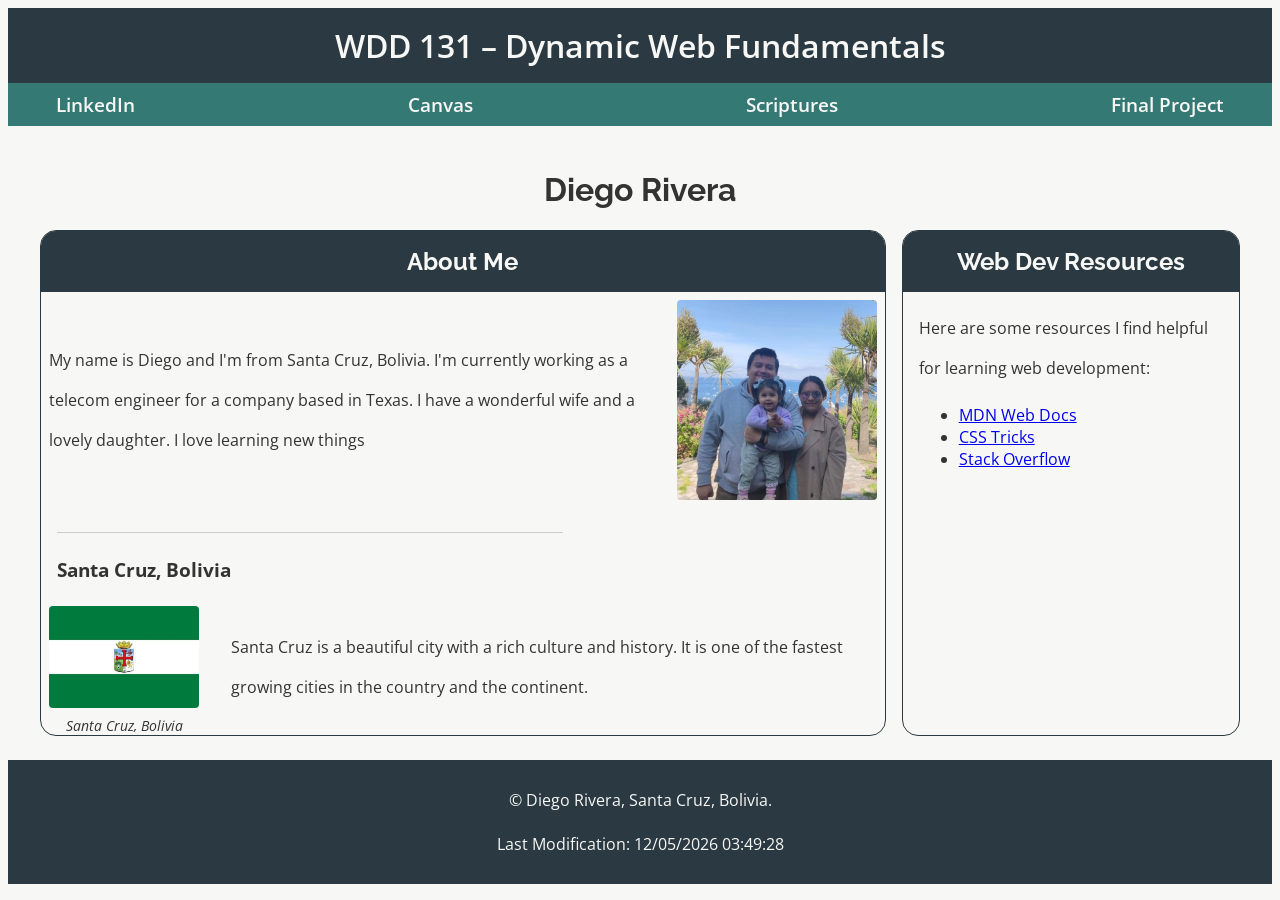
<file: index.html>
<!doctype html>
<html lang="en-US">
<head>
    <meta charset="utf-8">
    <meta name="viewport" content="width=device-width, initial-scale=1">
    <meta name="author" content="Diego Rivera" />
    <meta
    name="description"
    content="WDD 131 – Dynamic Web Fundamentals. Diego Rivera. Week 01 assignment with a summary about me in a starting page" />
    <title>WDD 131 – Dynamic Web Fundamentals – Diego Rivera</title>
    <link rel="preconnect" href="https://fonts.googleapis.com">
    <link rel="preconnect" href="https://fonts.gstatic.com" crossorigin>
    <link href="https://fonts.googleapis.com/css2?family=Open+Sans&family=Raleway:wght@400;700&display=swap" rel="stylesheet">
    <link rel="stylesheet" href="styles/base.css">
    <script src="scripts/getdates.js" defer></script>
</head>
<body>
    <header>
        <span id="course-title">WDD 131 – Dynamic Web Fundamentals</span>
        <nav>
            <a href="https://www.linkedin.com">LinkedIn</a>
            <a href="https://byupw.instructure.com/">Canvas</a>
            <a href="https://www.churchofjesuschrist.org/study/scriptures/bofm/1-ne/3?lang=eng&id=p7#p7">Scriptures</a>
            <a href="#">Final Project</a>
        </nav>
    </header>
    <main>
        <h1>Diego Rivera</h1>
        <div class="cards-grid">
            <section class="card">
                <h2>About Me</h2>
                <div class="media-row">
                    <p>My name is Diego and I'm from Santa Cruz, Bolivia. I'm currently working as a telecom engineer for a company based in Texas. I have a wonderful wife and a lovely daughter. I love learning new things</p>
                    <img src="images/diegorivera.jpg" alt="Diego Rivera" />
                </div>

                <hr class="divider">
                <h3>Santa Cruz, Bolivia</h3>

                <div class="media-row">
                    <figure class="flag-figure">
                        <img src="images/santacruz.jpg" alt="Santa Cruz, Bolivia" />
                        <figcaption>Santa Cruz, Bolivia</figcaption>
                    </figure>
                    <p>Santa Cruz is a beautiful city with a rich culture and history. It is one of the fastest growing cities in the country and the continent.</p>
                </div>
            </section>
            <section class="card">
                <h2>Web Dev Resources</h2>
                <p>Here are some resources I find helpful for learning web development:</p>
                <ul>
                    <li><a href="https://developer.mozilla.org/en-US/docs/Web/JavaScript" target="_blank">MDN Web Docs</a></li>
                    <li><a href="https://css-tricks.com/" target="_blank">CSS Tricks</a></li>
                    <li><a href="https://stackoverflow.com/" target="_blank">Stack Overflow</a></li>
                </ul>
            </section>
        </div>
    </main>
    <footer>
        <p>&copy; <span id="currentyear"></span> Diego Rivera, Santa Cruz, Bolivia.</p>
        <p id="lastModified"></p>
    </footer>
</body>
</html>
</file>
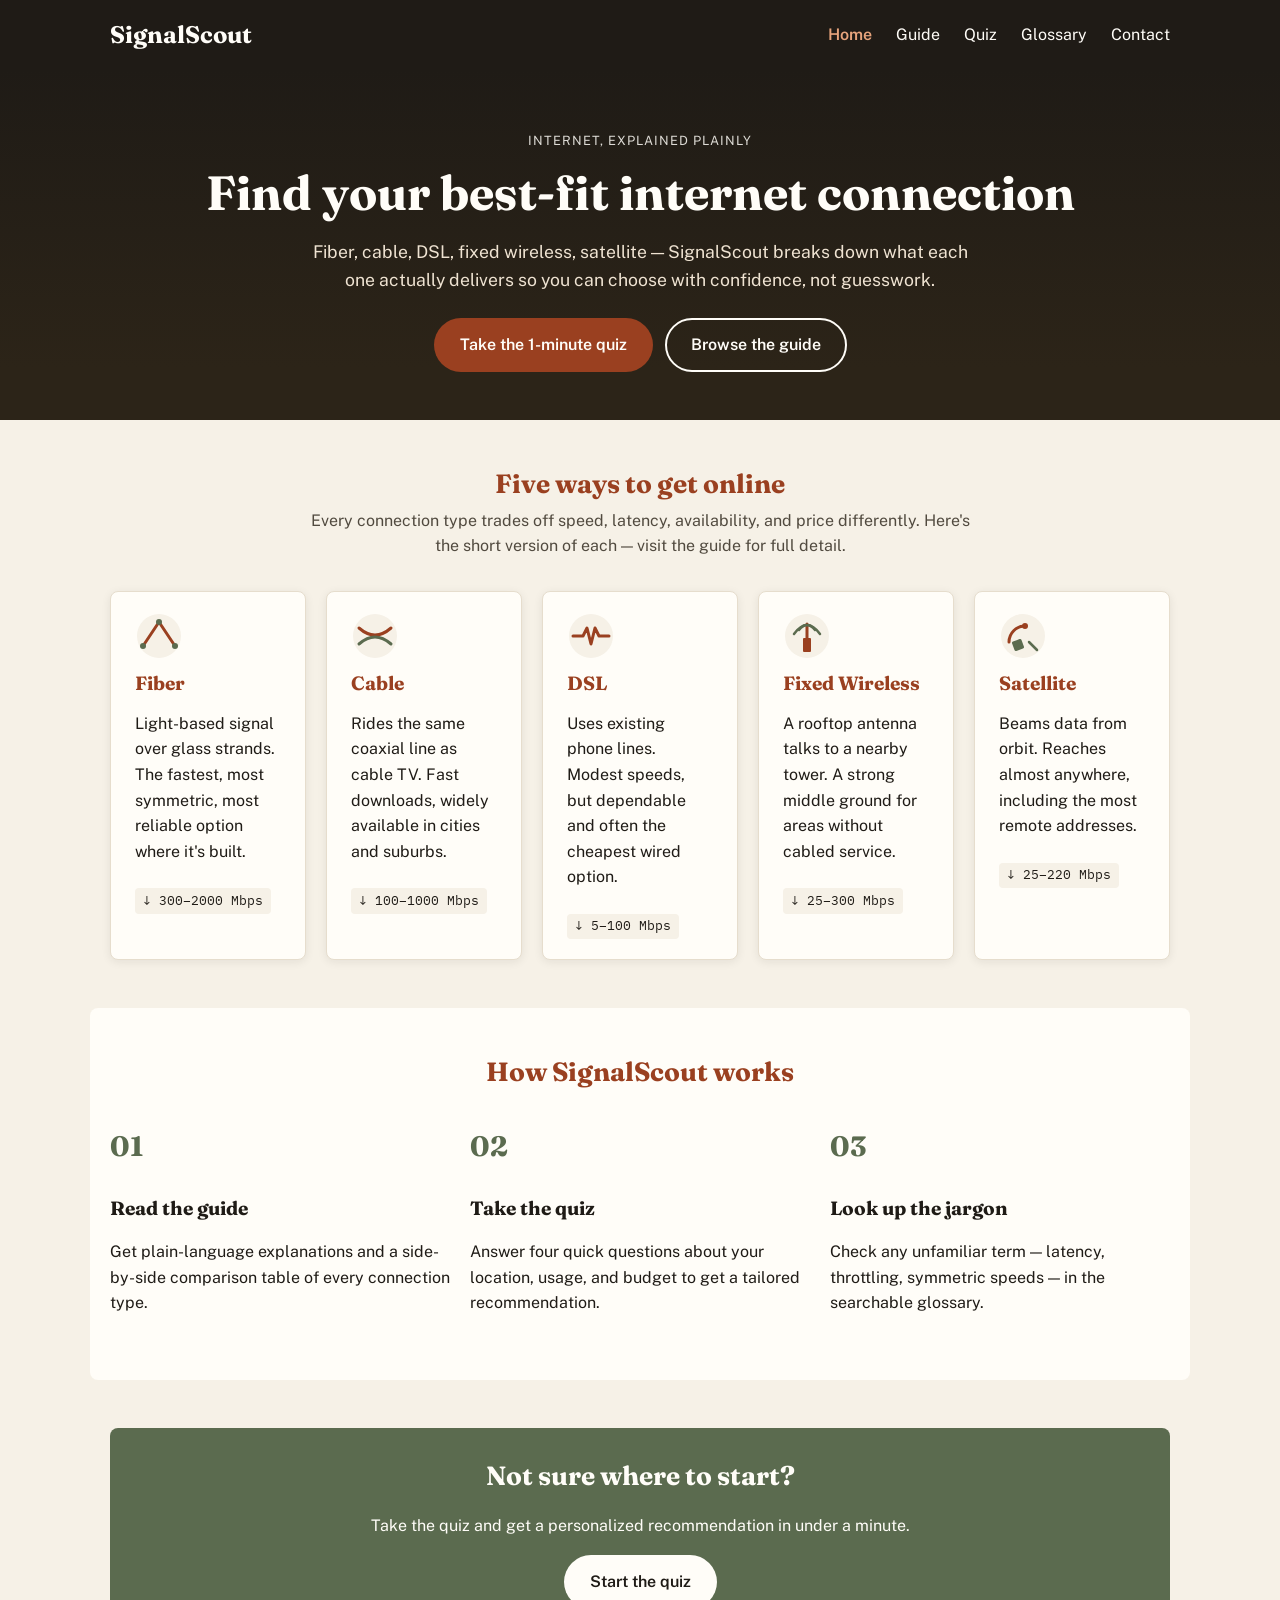
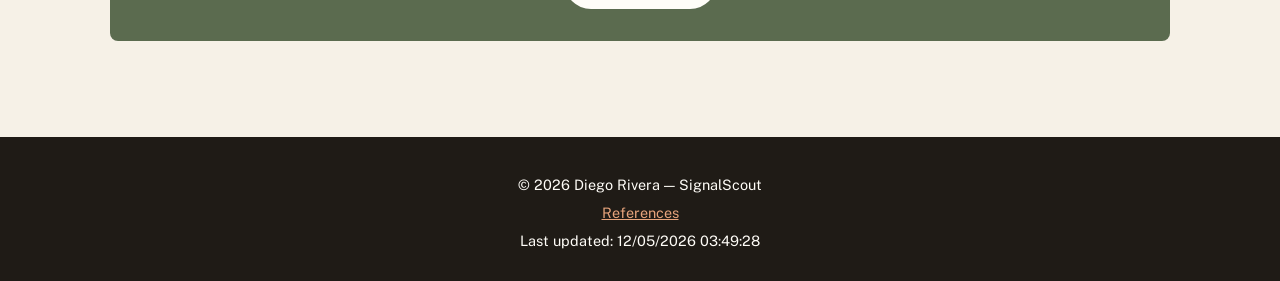
<file: project/index.html>
<!doctype html>
<html lang="en-US">
<head>
    <meta charset="utf-8">
    <meta name="viewport" content="width=device-width, initial-scale=1">
    <meta name="author" content="Diego Rivera" />
    <meta name="description" content="SignalScout helps homeowners and small businesses compare fiber, cable, DSL, fixed wireless, and satellite internet in plain language." />
    <title>SignalScout — Find Your Best-Fit Internet Connection</title>
    <link rel="preconnect" href="https://fonts.googleapis.com">
    <link rel="preconnect" href="https://fonts.gstatic.com" crossorigin>
    <link href="https://fonts.googleapis.com/css2?family=Fraunces:ital,opsz,wght@0,9..144,500;0,9..144,700;1,9..144,500&family=Public+Sans:wght@400;600&family=IBM+Plex+Mono:wght@500&display=swap" rel="stylesheet">
    <link rel="stylesheet" href="styles/styles.css">
    <script src="scripts/main.js" defer></script>
</head>
<body>
    <a class="skip-link" href="#main">Skip to main content</a>

    <header>
        <div class="header-inner">
            <a href="index.html" class="logo">SignalScout</a>
            <button class="nav-toggle" id="navToggle" type="button" aria-expanded="false" aria-controls="primaryNav">
                <span class="hamburger" aria-hidden="true"></span>
                <span class="sr-only">Menu</span>
            </button>
            <nav id="primaryNav" class="primary-nav" aria-label="Primary">
                <ul>
                    <li><a href="index.html">Home</a></li>
                    <li><a href="guide.html">Guide</a></li>
                    <li><a href="quiz.html">Quiz</a></li>
                    <li><a href="glossary.html">Glossary</a></li>
                    <li><a href="contact.html">Contact</a></li>
                </ul>
            </nav>
        </div>
    </header>

    <main id="main">
        <section class="hero">
            <p class="eyebrow">Internet, explained plainly</p>
            <h1>Find your best-fit internet connection</h1>
            <p class="lede">Fiber, cable, DSL, fixed wireless, satellite &mdash; SignalScout breaks down what each one actually delivers so you can choose with confidence, not guesswork.</p>
            <div class="hero-actions">
                <a class="btn btn-primary" href="quiz.html">Take the 1-minute quiz</a>
                <a class="btn btn-secondary" href="guide.html">Browse the guide</a>
            </div>
        </section>

        <section class="section">
            <h2 class="section-title">Five ways to get online</h2>
            <p class="section-intro">Every connection type trades off speed, latency, availability, and price differently. Here's the short version of each &mdash; visit the guide for full detail.</p>
            <div class="card-grid card-grid-5">
                <article class="card type-card">
                    <img src="images/icon-fiber.svg" alt="" width="48" height="48" loading="lazy">
                    <h3>Fiber</h3>
                    <p>Light-based signal over glass strands. The fastest, most symmetric, most reliable option where it's built.</p>
                    <span class="spec">↓ 300&ndash;2000 Mbps</span>
                </article>
                <article class="card type-card">
                    <img src="images/icon-cable.svg" alt="" width="48" height="48" loading="lazy">
                    <h3>Cable</h3>
                    <p>Rides the same coaxial line as cable TV. Fast downloads, widely available in cities and suburbs.</p>
                    <span class="spec">↓ 100&ndash;1000 Mbps</span>
                </article>
                <article class="card type-card">
                    <img src="images/icon-dsl.svg" alt="" width="48" height="48" loading="lazy">
                    <h3>DSL</h3>
                    <p>Uses existing phone lines. Modest speeds, but dependable and often the cheapest wired option.</p>
                    <span class="spec">↓ 5&ndash;100 Mbps</span>
                </article>
                <article class="card type-card">
                    <img src="images/icon-fixed-wireless.svg" alt="" width="48" height="48" loading="lazy">
                    <h3>Fixed Wireless</h3>
                    <p>A rooftop antenna talks to a nearby tower. A strong middle ground for areas without cabled service.</p>
                    <span class="spec">↓ 25&ndash;300 Mbps</span>
                </article>
                <article class="card type-card">
                    <img src="images/icon-satellite.svg" alt="" width="48" height="48" loading="lazy">
                    <h3>Satellite</h3>
                    <p>Beams data from orbit. Reaches almost anywhere, including the most remote addresses.</p>
                    <span class="spec">↓ 25&ndash;220 Mbps</span>
                </article>
            </div>
        </section>

        <section class="section" style="background-color: var(--color-paper); border-radius: var(--radius);">
            <h2 class="section-title">How SignalScout works</h2>
            <div class="steps">
                <div>
                    <p class="step-number">01</p>
                    <h3>Read the guide</h3>
                    <p>Get plain-language explanations and a side-by-side comparison table of every connection type.</p>
                </div>
                <div>
                    <p class="step-number">02</p>
                    <h3>Take the quiz</h3>
                    <p>Answer four quick questions about your location, usage, and budget to get a tailored recommendation.</p>
                </div>
                <div>
                    <p class="step-number">03</p>
                    <h3>Look up the jargon</h3>
                    <p>Check any unfamiliar term &mdash; latency, throttling, symmetric speeds &mdash; in the searchable glossary.</p>
                </div>
            </div>
        </section>

        <section class="section">
            <div class="cta-banner">
                <h2>Not sure where to start?</h2>
                <p>Take the quiz and get a personalized recommendation in under a minute.</p>
                <a class="btn btn-primary" href="quiz.html">Start the quiz</a>
            </div>
        </section>
    </main>

    <footer>
        <div class="footer-inner">
            <p>&copy; <span id="currentyear"></span> Diego Rivera &mdash; SignalScout</p>
            <p><a href="references.html">References</a></p>
            <p id="lastModified"></p>
        </div>
    </footer>
</body>
</html>
</file>
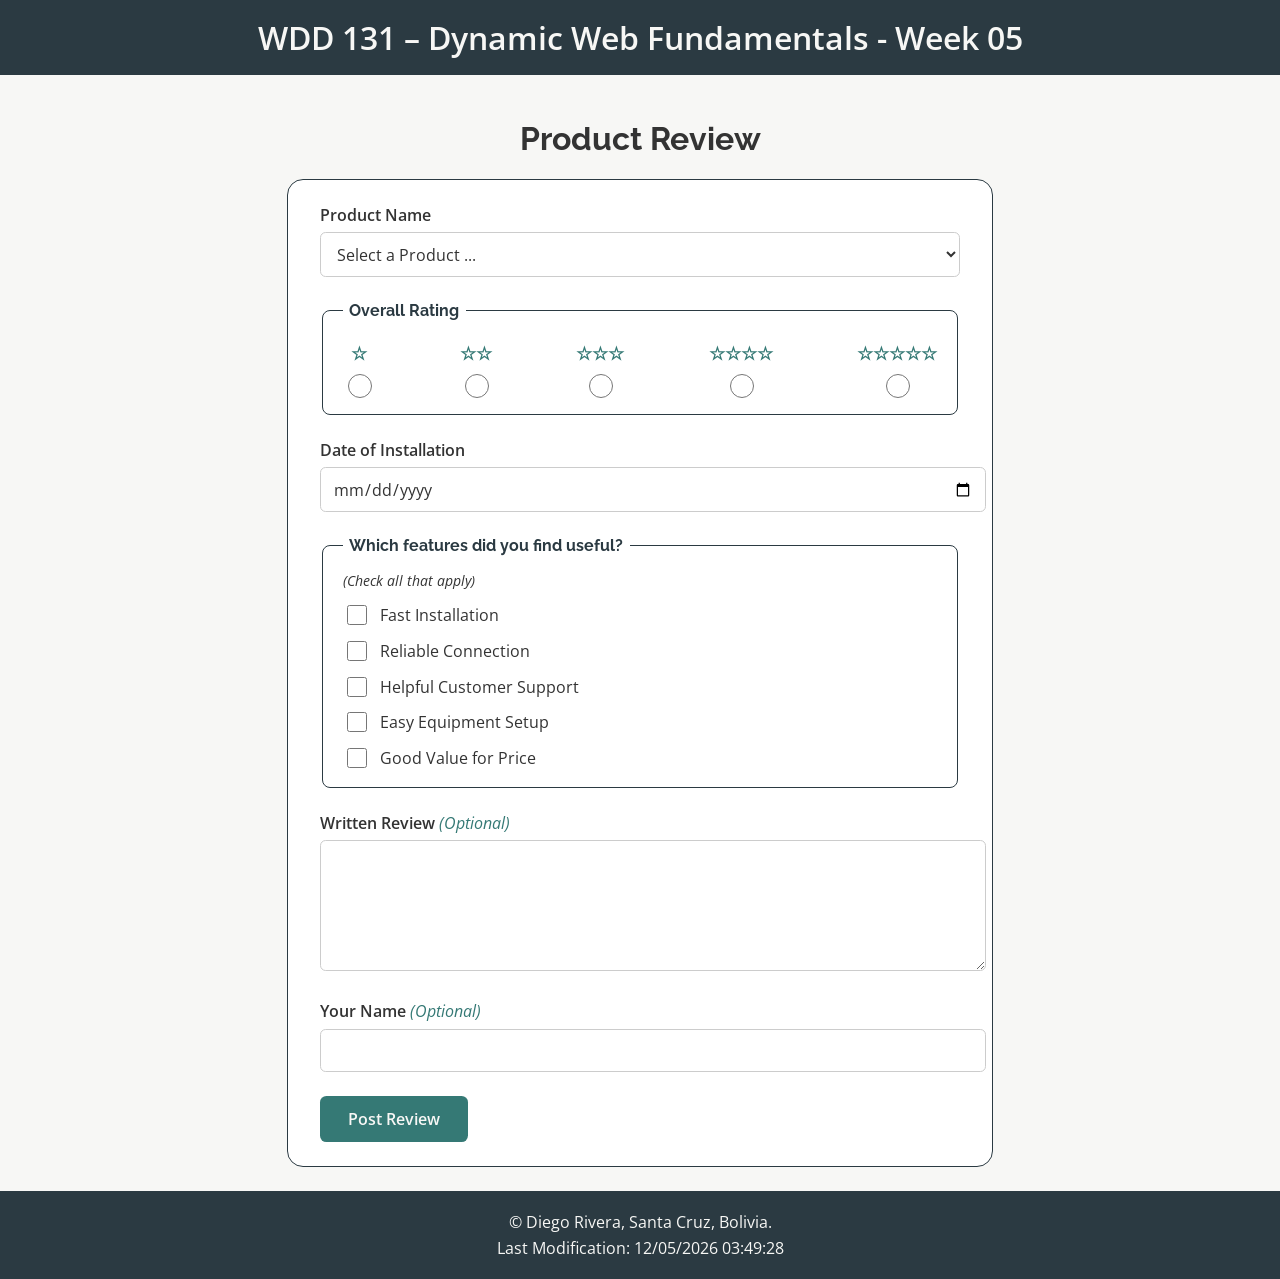
<file: form.html>
<!doctype html>
<html lang="en-US">
<head>
    <meta charset="utf-8">
    <meta name="viewport" content="width=device-width, initial-scale=1">
    <meta name="author" content="Diego Rivera" />
    <meta
    name="description"
    content="WDD 131 – Dynamic Web Fundamentals. Diego Rivera. Week 05 assignment" />
    <title>Product Review Form</title>
    <link rel="preconnect" href="https://fonts.googleapis.com">
    <link rel="preconnect" href="https://fonts.gstatic.com" crossorigin>
    <link href="https://fonts.googleapis.com/css2?family=Open+Sans&family=Raleway:wght@400;700&display=swap" rel="stylesheet">
    <link rel="stylesheet" href="styles/form.css">
    <script src="scripts/products.js" defer></script>
    <script src="scripts/form.js" defer></script>
    <script src="scripts/getdates.js" defer></script>
</head>
<body>
    <header>
        <span id="course-title">WDD 131 – Dynamic Web Fundamentals - Week 05</span>
    </header>
    <main>
        <h1>Product Review</h1>
        <form method="get" action="review.html">
            <div class="field">
                <label for="product">Product Name</label>
                <select id="product" name="product" required>
                    <option value="" disabled selected>Select a Product ...</option>
                </select>
            </div>

            <fieldset class="field star-field">
                <legend>Overall Rating</legend>
                <div class="star-rating">
                    <div class="rating-option">
                        <label for="rating1">&star;</label>
                        <input type="radio" id="rating1" name="rating" value="1" required>
                    </div>
                    <div class="rating-option">
                        <label for="rating2">&star;&star;</label>
                        <input type="radio" id="rating2" name="rating" value="2" required>
                    </div>
                    <div class="rating-option">
                        <label for="rating3">&star;&star;&star;</label>
                        <input type="radio" id="rating3" name="rating" value="3" required>
                    </div>
                    <div class="rating-option">
                        <label for="rating4">&star;&star;&star;&star;</label>
                        <input type="radio" id="rating4" name="rating" value="4" required>
                    </div>
                    <div class="rating-option">
                        <label for="rating5">&star;&star;&star;&star;&star;</label>
                        <input type="radio" id="rating5" name="rating" value="5" required>
                    </div>
                </div>
            </fieldset>
                        <div class="field">
                <label for="installDate">Date of Installation</label>
                <input type="date" id="installDate" name="installDate" required>
            </div>

            <fieldset class="field">
                <legend>Which features did you find useful?</legend>
                <p class="hint">(Check all that apply)</p>
                <div class="checkbox-row">
                    <input type="checkbox" id="featureInstall" name="features" value="Fast Installation">
                    <label for="featureInstall">Fast Installation</label>
                </div>
                <div class="checkbox-row">
                    <input type="checkbox" id="featureReliable" name="features" value="Reliable Connection">
                    <label for="featureReliable">Reliable Connection</label>
                </div>
                <div class="checkbox-row">
                    <input type="checkbox" id="featureSupport" name="features" value="Helpful Customer Support">
                    <label for="featureSupport">Helpful Customer Support</label>
                </div>
                <div class="checkbox-row">
                    <input type="checkbox" id="featureSetup" name="features" value="Easy Equipment Setup">
                    <label for="featureSetup">Easy Equipment Setup</label>
                </div>
                <div class="checkbox-row">
                    <input type="checkbox" id="featureValue" name="features" value="Good Value for Price">
                    <label for="featureValue">Good Value for Price</label>
                </div>
            </fieldset>

            <div class="field">
                <label for="review">Written Review <span class="optional-tag">(Optional)</span></label>
                <textarea id="review" name="review" rows="5"></textarea>
            </div>

            <div class="field">
                <label for="username">Your Name <span class="optional-tag">(Optional)</span></label>
                <input type="text" id="username" name="username">
            </div>

            <div class="field">
                <input type="submit" value="Post Review">
            </div>
        </form>
    </main>
    <footer>
        <p>&copy; <span id="currentyear"></span> Diego Rivera, Santa Cruz, Bolivia.</p>
        <p id="lastModified"></p>
    </footer>
</body>
</html>
</file>
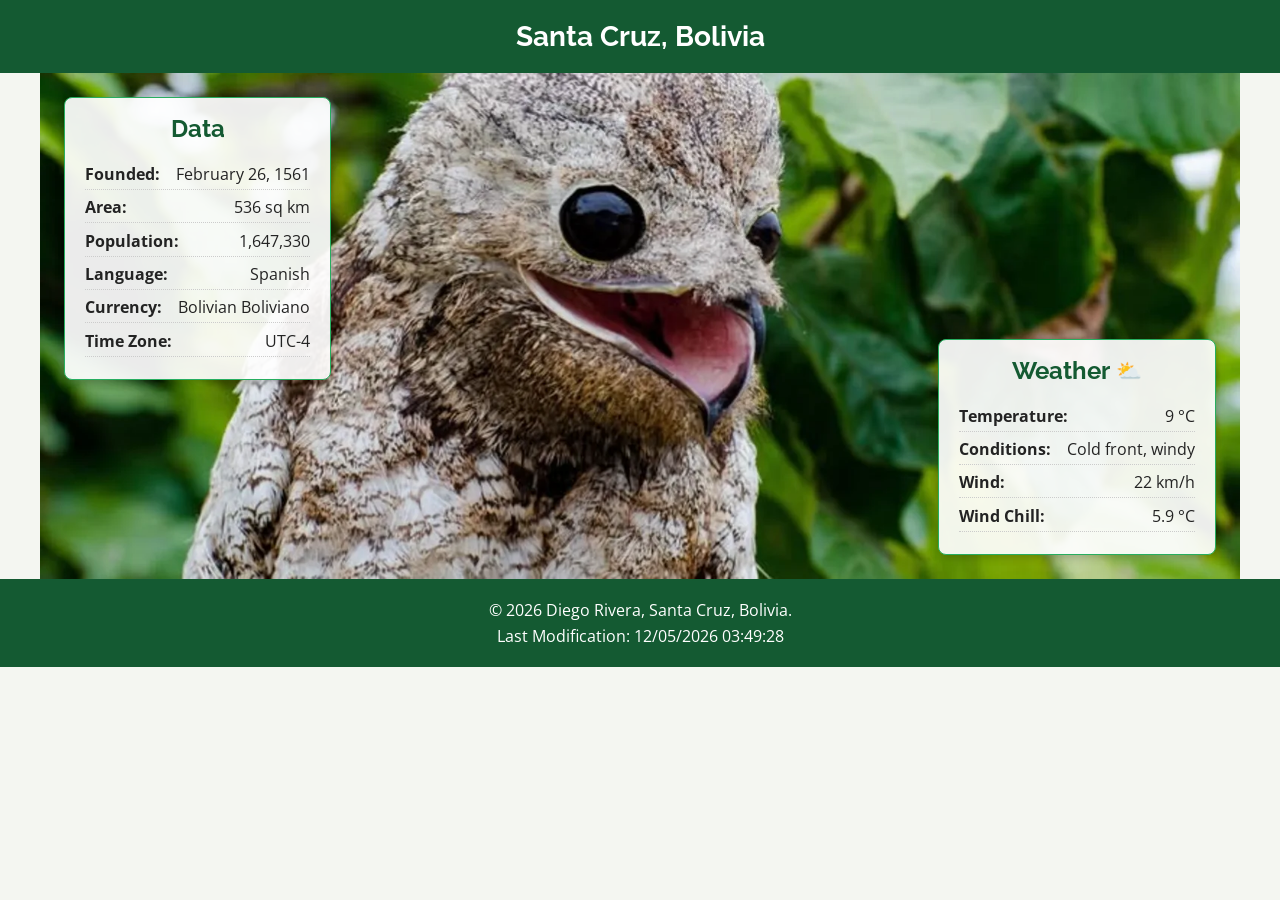
<file: place.html>
<!doctype html>
<html lang="en-US">
<head>
    <meta charset="utf-8">
    <meta name="viewport" content="width=device-width, initial-scale=1">
    <meta name="author" content="Diego Rivera" />
    <meta
    name="description"
    content="WDD 131 – Dynamic Web Fundamentals. Diego Rivera. Place page featuring Santa Cruz, Bolivia with data and weather info." />
    <title>Santa Cruz, Bolivia – WDD 131 – Diego Rivera</title>
    <link rel="preconnect" href="https://fonts.googleapis.com">
    <link rel="preconnect" href="https://fonts.gstatic.com" crossorigin>
    <link href="https://fonts.googleapis.com/css2?family=Open+Sans&family=Raleway:wght@400;700&display=swap" rel="stylesheet">
    <link rel="stylesheet" href="styles/place.css">
    <script src="scripts/place.js" defer></script>
</head>
<body>
    <header>
        <h1>Santa Cruz, Bolivia</h1>
    </header>

    <main>
        <div class="hero-wrap">
            <picture>
                <source media="(min-width: 800px)" srcset="images/santacruz-large.webp">
                <img
                    src="images/santacruz-small.webp"
                    alt="Skyline and greenery of Santa Cruz de la Sierra, Bolivia"
                    class="hero-img"
                    width="1600"
                    height="900">
            </picture>

            <section class="card data-card">
                <h2>Data</h2>
                <div class="facts">
                    <p><span class="label">Founded:</span> <span class="value">February 26, 1561</span></p>
                    <p><span class="label">Area:</span> <span class="value">536 sq km</span></p>
                    <p><span class="label">Population:</span> <span class="value">1,647,330</span></p>
                    <p><span class="label">Language:</span> <span class="value">Spanish</span></p>
                    <p><span class="label">Currency:</span> <span class="value">Bolivian Boliviano</span></p>
                    <p><span class="label">Time Zone:</span> <span class="value">UTC-4</span></p>
                </div>
            </section>

            <section class="card weather-card">
                <h2 class="weather-heading">Weather</h2>
                <img src="images/weather-icon.svg" alt="Cold front with strong wind" class="weather-icon-svg">
                <div class="facts">
                    <p><span class="label">Temperature:</span> <span class="value" id="temperature">9 &deg;C</span></p>
                    <p><span class="label">Conditions:</span> <span class="value">Cold front, windy</span></p>
                    <p><span class="label">Wind:</span> <span class="value" id="windSpeed">22 km/h</span></p>
                    <p><span class="label">Wind Chill:</span> <span class="value" id="windChill"></span></p>
                </div>
            </section>
        </div>
    </main>

    <footer>
        <p>&copy; <span id="currentyear"></span> Diego Rivera, Santa Cruz, Bolivia.</p>
        <p id="lastModified"></p>
    </footer>
</body>
</html>
</file>
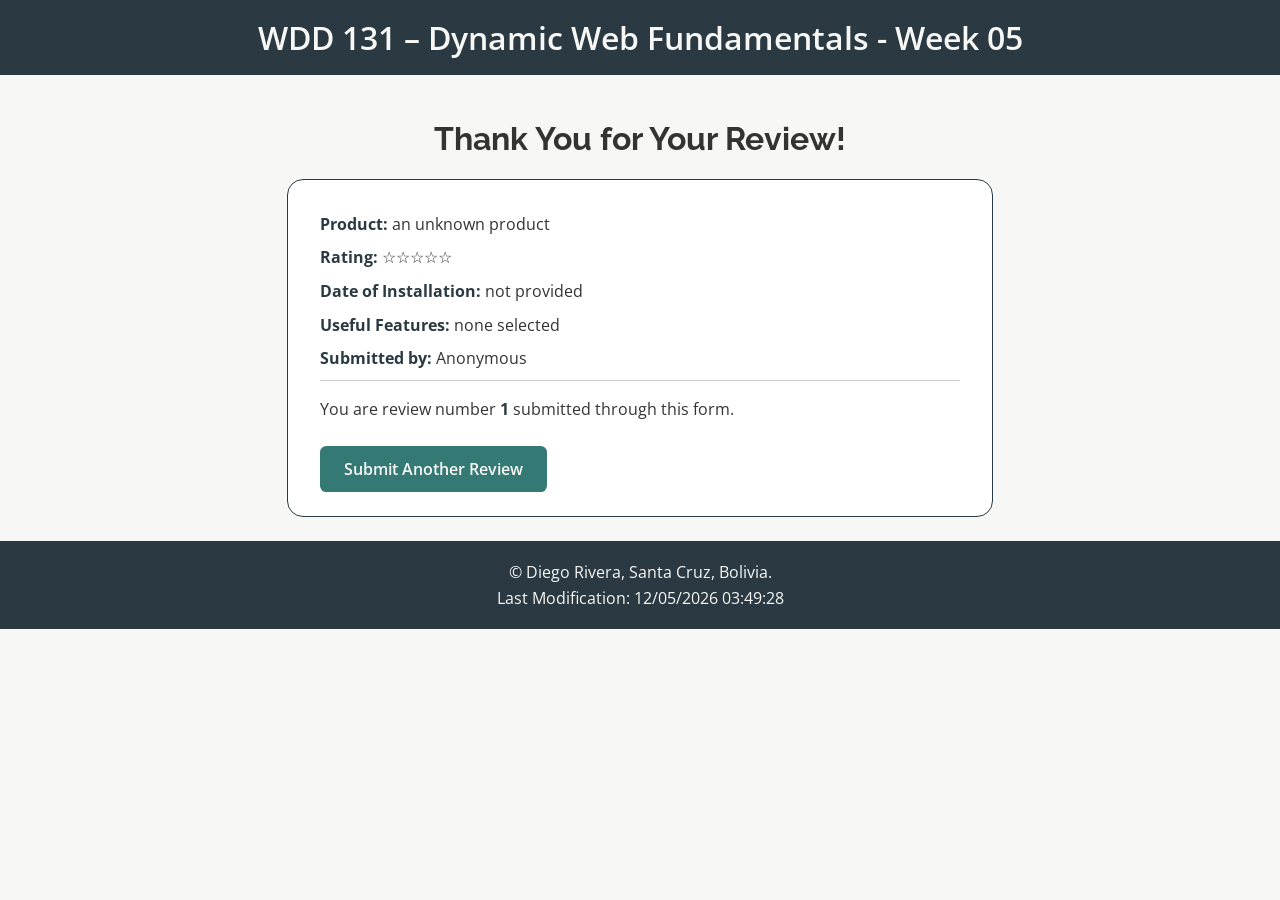
<file: review.html>
<!doctype html>
<html lang="en-US">
<head>
    <meta charset="utf-8">
    <meta name="viewport" content="width=device-width, initial-scale=1">
    <meta name="author" content="Diego Rivera" />
    <meta
    name="description"
    content="WDD 131 – Dynamic Web Fundamentals. Diego Rivera. Week 05 assignment review confirmation" />
    <title>Review Submitted</title>
    <link rel="preconnect" href="https://fonts.googleapis.com">
    <link rel="preconnect" href="https://fonts.gstatic.com" crossorigin>
    <link href="https://fonts.googleapis.com/css2?family=Open+Sans&family=Raleway:wght@400;700&display=swap" rel="stylesheet">
    <link rel="stylesheet" href="styles/form.css">
    <script src="scripts/products.js" defer></script>
    <script src="scripts/review.js" defer></script>
    <script src="scripts/getdates.js" defer></script>
</head>
<body>
    <header>
        <span id="course-title">WDD 131 – Dynamic Web Fundamentals - Week 05</span>
    </header>
    <main>
        <h1>Thank You for Your Review!</h1>
        <section class="confirmation">
            <div id="summary"></div>
            <p class="review-count">You are review number <strong id="reviewCount"></strong> submitted through this form.</p>
            <a class="button-link" href="form.html">Submit Another Review</a>
        </section>
    </main>
    <footer>
        <p>&copy; <span id="currentyear"></span> Diego Rivera, Santa Cruz, Bolivia.</p>
        <p id="lastModified"></p>
    </footer>
</body>
</html>
</file>
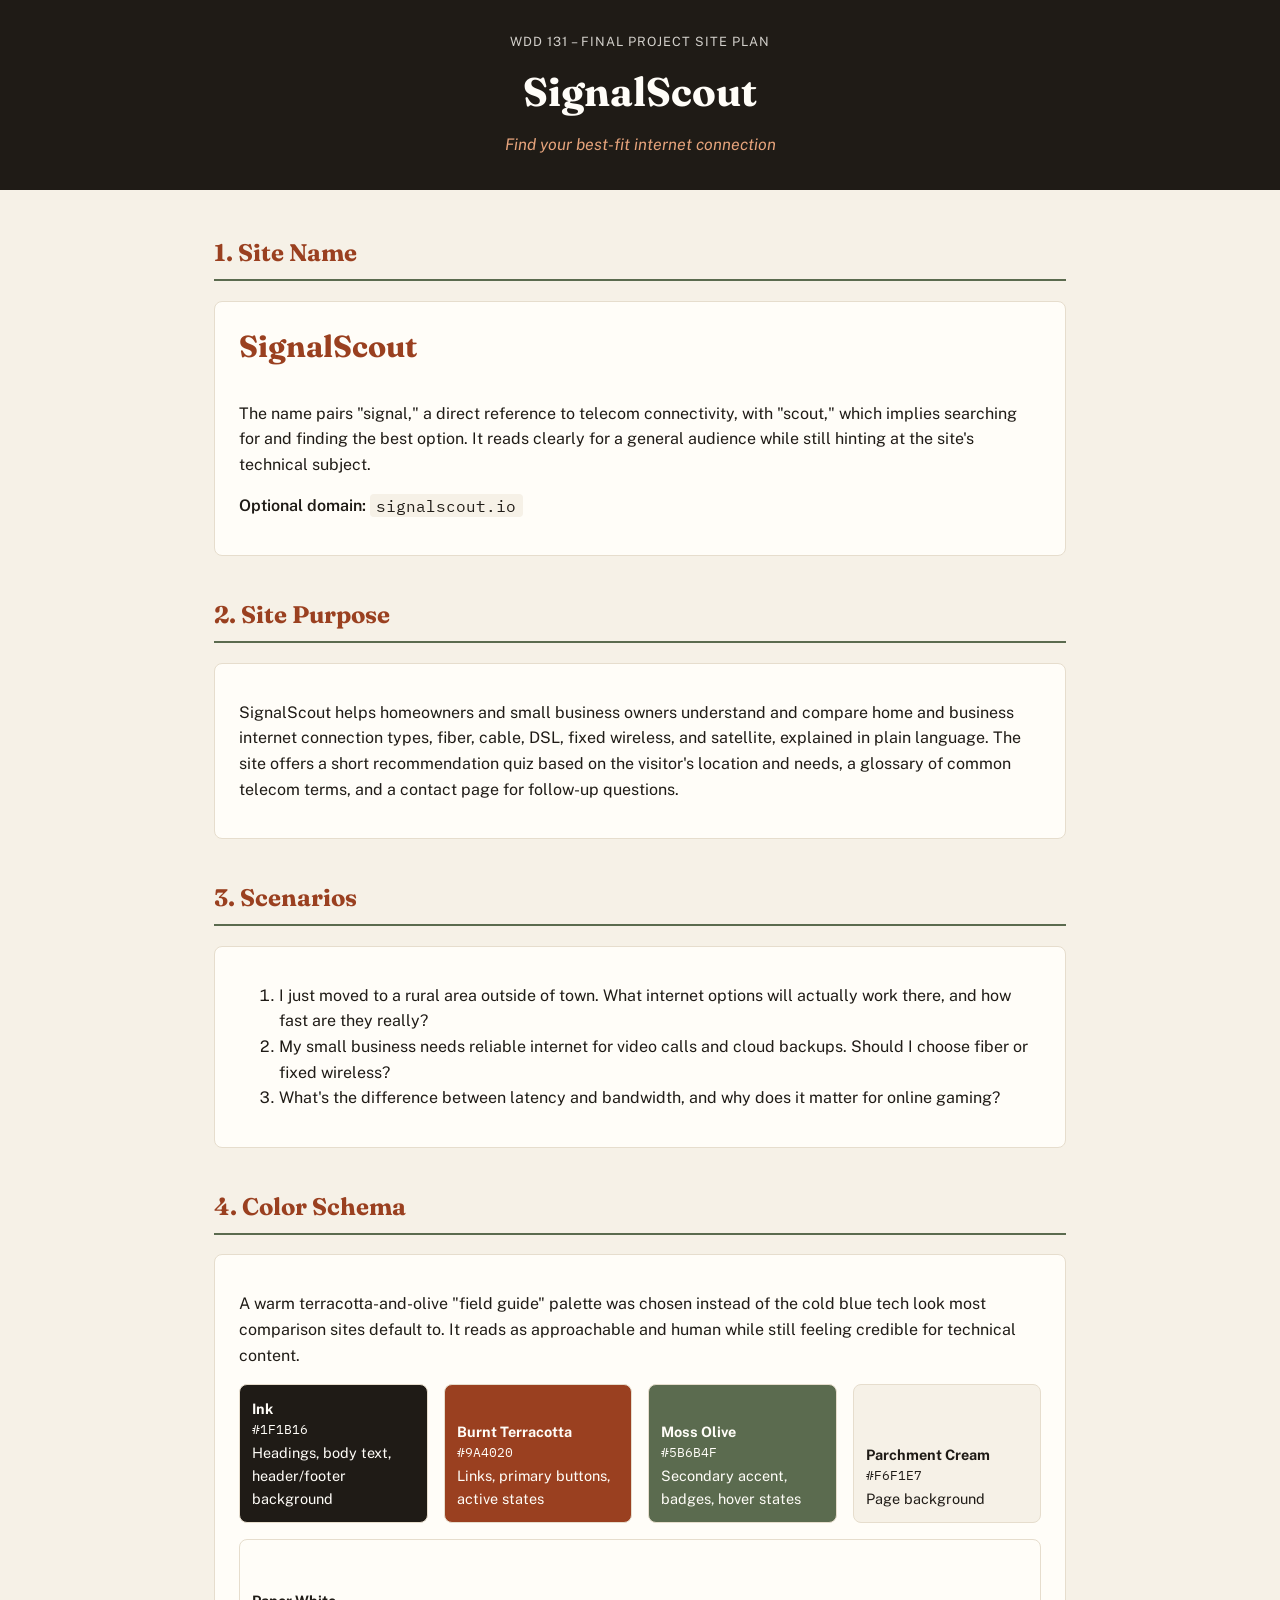
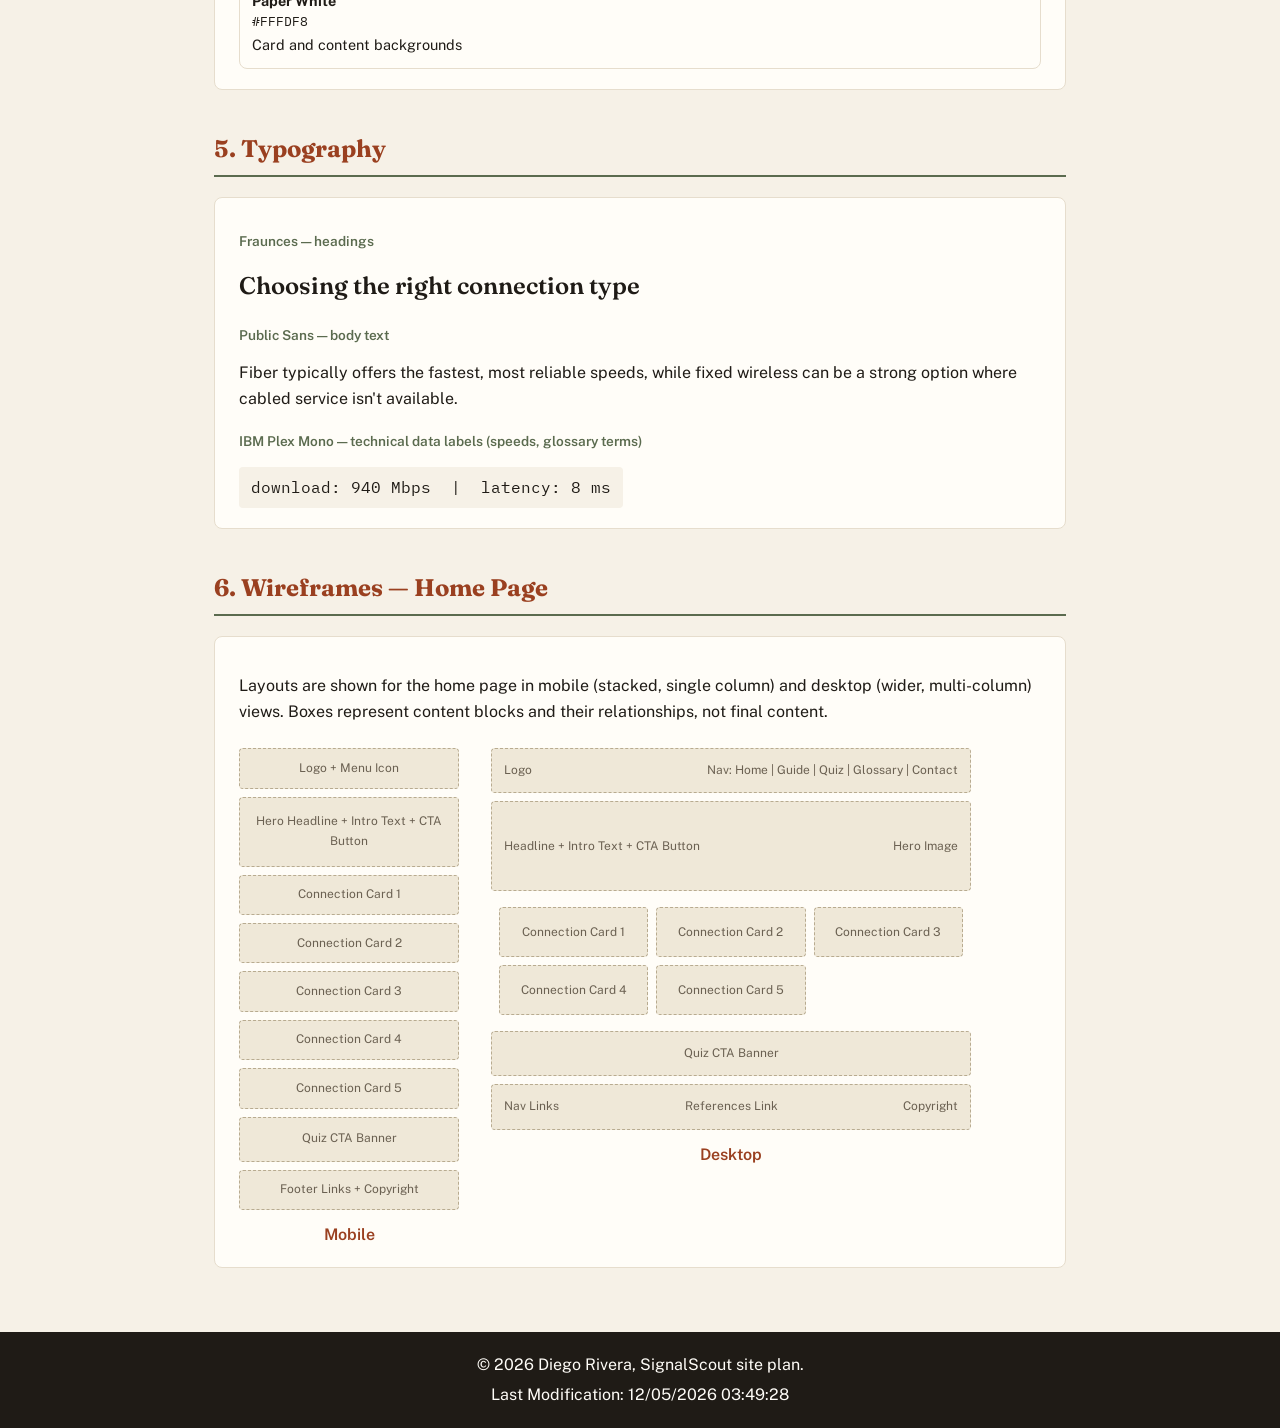
<file: siteplan.html>
<!doctype html>
<html lang="en-US">
<head>
    <meta charset="utf-8">
    <meta name="viewport" content="width=device-width, initial-scale=1">
    <meta name="author" content="Diego Rivera" />
    <meta
    name="description"
    content="WDD 131 Final Project site plan for SignalScout, a website that helps visitors compare home and business internet connection types." />
    <title>Site Plan – SignalScout – WDD 131 – Diego Rivera</title>
    <link rel="preconnect" href="https://fonts.googleapis.com">
    <link rel="preconnect" href="https://fonts.gstatic.com" crossorigin>
    <link href="https://fonts.googleapis.com/css2?family=Fraunces:ital,opsz,wght@0,9..144,500;0,9..144,700;1,9..144,500&family=Public+Sans:wght@400;600&family=IBM+Plex+Mono:wght@500&display=swap" rel="stylesheet">
    <link rel="stylesheet" href="styles/siteplan.css">
    <script src="scripts/siteplan.js" defer></script>
</head>
<body>
    <header>
        <p class="eyebrow">WDD 131 – Final Project Site Plan</p>
        <h1>SignalScout</h1>
        <p class="tagline">Find your best-fit internet connection</p>
    </header>

    <main>
        <section id="site-name">
            <h2>1. Site Name</h2>
            <div class="card">
                <p class="site-name-display">SignalScout</p>
                <p>The name pairs "signal," a direct reference to telecom connectivity, with "scout," which implies searching for and finding the best option. It reads clearly for a general audience while still hinting at the site's technical subject.</p>
                <p><span class="label">Optional domain:</span> <code>signalscout.io</code></p>
            </div>
        </section>

        <section id="site-purpose">
            <h2>2. Site Purpose</h2>
            <div class="card">
                <p>SignalScout helps homeowners and small business owners understand and compare home and business internet connection types, fiber, cable, DSL, fixed wireless, and satellite, explained in plain language. The site offers a short recommendation quiz based on the visitor's location and needs, a glossary of common telecom terms, and a contact page for follow-up questions.</p>
            </div>
        </section>

        <section id="scenarios">
            <h2>3. Scenarios</h2>
            <div class="card">
                <ol>
                    <li>I just moved to a rural area outside of town. What internet options will actually work there, and how fast are they really?</li>
                    <li>My small business needs reliable internet for video calls and cloud backups. Should I choose fiber or fixed wireless?</li>
                    <li>What's the difference between latency and bandwidth, and why does it matter for online gaming?</li>
                </ol>
            </div>
        </section>

        <section id="color-schema">
            <h2>4. Color Schema</h2>
            <div class="card">
                <p>A warm terracotta-and-olive "field guide" palette was chosen instead of the cold blue tech look most comparison sites default to. It reads as approachable and human while still feeling credible for technical content.</p>
                <div class="swatches">
                    <div class="swatch" style="background-color:#1F1B16;">
                        <span class="swatch-name">Ink</span>
                        <span class="swatch-hex">#1F1B16</span>
                        <span class="swatch-use">Headings, body text, header/footer background</span>
                    </div>
                    <div class="swatch" style="background-color:#9A4020;">
                        <span class="swatch-name">Burnt Terracotta</span>
                        <span class="swatch-hex">#9A4020</span>
                        <span class="swatch-use">Links, primary buttons, active states</span>
                    </div>
                    <div class="swatch" style="background-color:#5B6B4F;">
                        <span class="swatch-name">Moss Olive</span>
                        <span class="swatch-hex">#5B6B4F</span>
                        <span class="swatch-use">Secondary accent, badges, hover states</span>
                    </div>
                    <div class="swatch swatch-light" style="background-color:#F6F1E7;">
                        <span class="swatch-name">Parchment Cream</span>
                        <span class="swatch-hex">#F6F1E7</span>
                        <span class="swatch-use">Page background</span>
                    </div>
                    <div class="swatch swatch-light" style="background-color:#FFFDF8;">
                        <span class="swatch-name">Paper White</span>
                        <span class="swatch-hex">#FFFDF8</span>
                        <span class="swatch-use">Card and content backgrounds</span>
                    </div>
                </div>
            </div>
        </section>

        <section id="typography">
            <h2>5. Typography</h2>
            <div class="card">
                <div class="type-sample">
                    <p class="type-label">Fraunces &mdash; headings</p>
                    <p class="type-demo font-heading">Choosing the right connection type</p>
                </div>
                <div class="type-sample">
                    <p class="type-label">Public Sans &mdash; body text</p>
                    <p class="type-demo font-body">Fiber typically offers the fastest, most reliable speeds, while fixed wireless can be a strong option where cabled service isn't available.</p>
                </div>
                <div class="type-sample">
                    <p class="type-label">IBM Plex Mono &mdash; technical data labels (speeds, glossary terms)</p>
                    <p class="type-demo font-mono">download: 940 Mbps &nbsp;|&nbsp; latency: 8 ms</p>
                </div>
            </div>
        </section>

        <section id="wireframes">
            <h2>6. Wireframes &mdash; Home Page</h2>
            <div class="card">
                <p>Layouts are shown for the home page in mobile (stacked, single column) and desktop (wider, multi-column) views. Boxes represent content blocks and their relationships, not final content.</p>
                <div class="wireframes">
                    <figure class="wireframe wireframe-mobile">
                        <div class="wf-box wf-header">Logo&nbsp;+&nbsp;Menu Icon</div>
                        <div class="wf-box wf-hero">Hero Headline + Intro Text + CTA Button</div>
                        <div class="wf-box wf-card">Connection Card 1</div>
                        <div class="wf-box wf-card">Connection Card 2</div>
                        <div class="wf-box wf-card">Connection Card 3</div>
                        <div class="wf-box wf-card">Connection Card 4</div>
                        <div class="wf-box wf-card">Connection Card 5</div>
                        <div class="wf-box wf-cta">Quiz CTA Banner</div>
                        <div class="wf-box wf-footer">Footer Links + Copyright</div>
                        <figcaption>Mobile</figcaption>
                    </figure>

                    <figure class="wireframe wireframe-desktop">
                        <div class="wf-box wf-header wf-row">
                            <span>Logo</span><span>Nav: Home | Guide | Quiz | Glossary | Contact</span>
                        </div>
                        <div class="wf-box wf-hero wf-row">
                            <span>Headline + Intro Text + CTA Button</span><span>Hero Image</span>
                        </div>
                        <div class="wf-grid">
                            <span class="wf-box wf-card">Connection Card 1</span>
                            <span class="wf-box wf-card">Connection Card 2</span>
                            <span class="wf-box wf-card">Connection Card 3</span>
                            <span class="wf-box wf-card">Connection Card 4</span>
                            <span class="wf-box wf-card">Connection Card 5</span>
                        </div>
                        <div class="wf-box wf-cta">Quiz CTA Banner</div>
                        <div class="wf-box wf-footer wf-row">
                            <span>Nav Links</span><span>References Link</span><span>Copyright</span>
                        </div>
                        <figcaption>Desktop</figcaption>
                    </figure>
                </div>
            </div>
        </section>
    </main>

    <footer>
        <p>&copy; <span id="currentyear"></span> Diego Rivera, SignalScout site plan.</p>
        <p id="lastModified"></p>
    </footer>
</body>
</html>
</file>
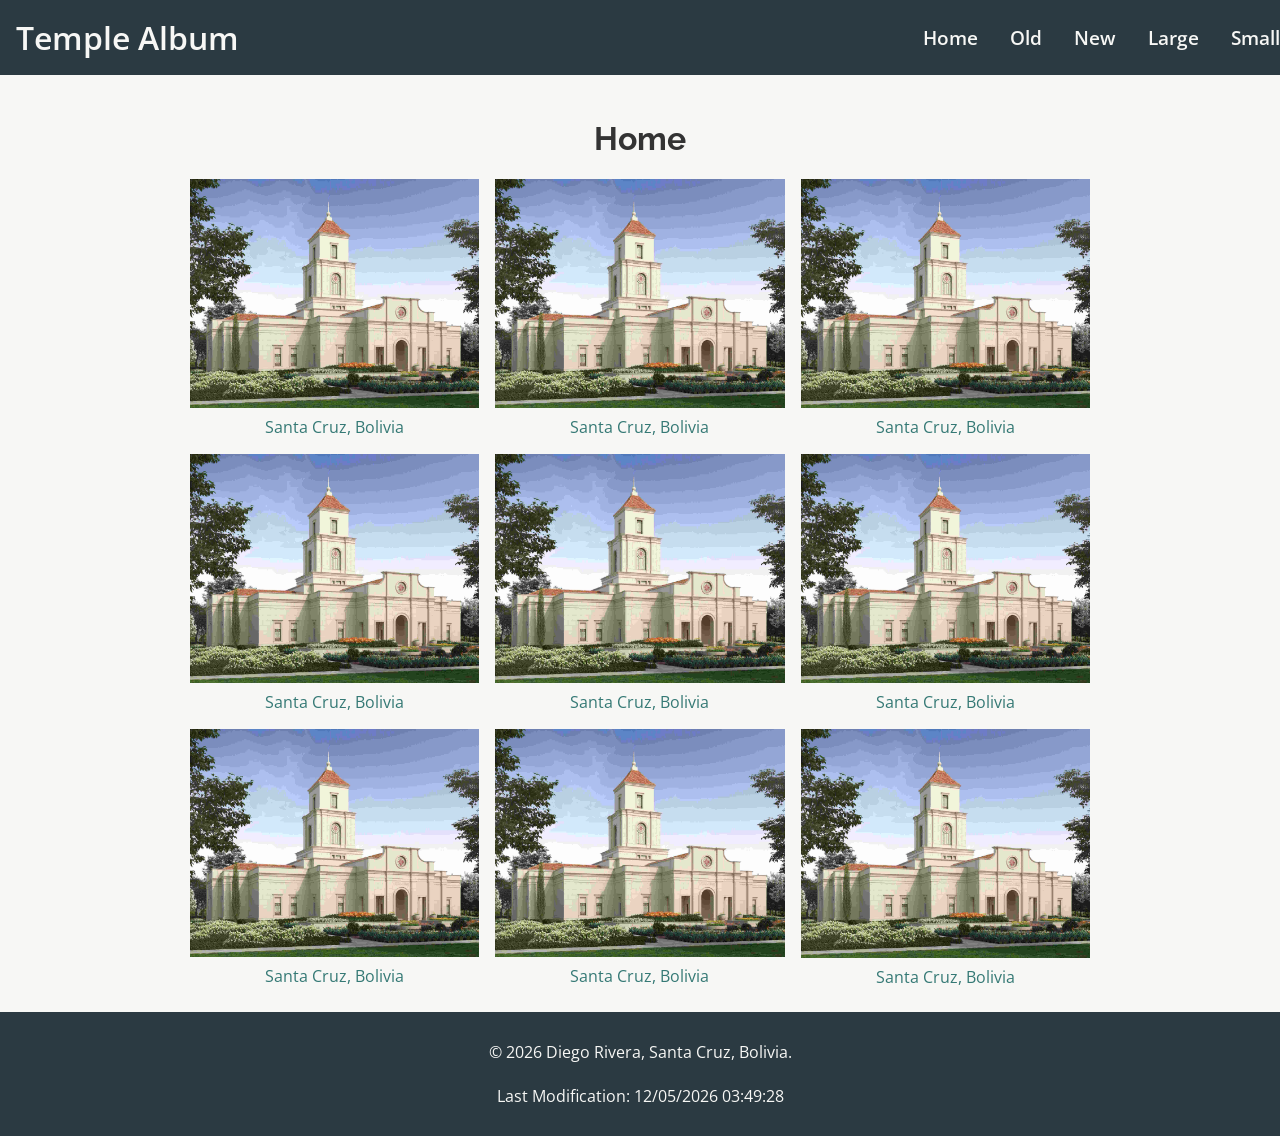
<file: temples.html>
<!doctype html>
<html lang="en-US">
<head>
    <meta charset="utf-8">
    <meta name="viewport" content="width=device-width, initial-scale=1">
    <meta name="author" content="Diego Rivera" />
    <meta
    name="description"
    content="WDD 131 – Dynamic Web Fundamentals. Diego Rivera. Week 02 assignment - Temple page" />
    <title>WDD 131 – Dynamic Web Fundamentals – Diego Rivera</title>
    <link rel="preconnect" href="https://fonts.googleapis.com">
    <link rel="preconnect" href="https://fonts.gstatic.com" crossorigin>
    <link href="https://fonts.googleapis.com/css2?family=Open+Sans&family=Raleway:wght@400;700&display=swap" rel="stylesheet">

    <link rel="stylesheet" href="styles/temples.css">
    <link rel="stylesheet" href="styles/temples-large.css" media="(min-width: 700px)">

    <script src="scripts/temples.js" defer></script>
    <script src="scripts/getdates.js" defer></script>
</head>
<body>
    <header>
        <span id="course-title">Temple Album</span>
        <button id="menu-toggle" aria-label="Toggle navigation menu" aria-expanded="false">
            &#9776;
        </button>
        <nav id="primary-nav">
            <a href="#">Home</a>
            <a href="#">Old</a>
            <a href="#">New</a>
            <a href="#">Large</a>
            <a href="#">Small</a>
        </nav>
    </header>
    <main>
        <h1>Home</h1>
        <div class="cards-grid">
            <figure class="flag-figure">
                <img src="images/santacruz-temple.jpg" alt="Santa Cruz Bolivia Temple" />
                <figcaption>Santa Cruz, Bolivia</figcaption>
            </figure>
            <figure class="flag-figure">
                <img src="images/santacruz-temple.jpg" alt="Santa Cruz, Bolivia Temple" />
                <figcaption>Santa Cruz, Bolivia</figcaption>
            </figure>
            <figure class="flag-figure">
                <img src="images/santacruz-temple.jpg" alt="Santa Cruz, Bolivia Temple" />
                <figcaption>Santa Cruz, Bolivia</figcaption>
            </figure>
            <figure class="flag-figure">
                <img src="images/santacruz-temple.jpg" alt="Santa Cruz, Bolivia Temple" />
                <figcaption>Santa Cruz, Bolivia</figcaption>
            </figure>
            <figure class="flag-figure">
                <img src="images/santacruz-temple.jpg" alt="Santa Cruz, Bolivia Temple" />
                <figcaption>Santa Cruz, Bolivia</figcaption>
            </figure>
            <figure class="flag-figure">
                <img src="images/santacruz-temple.jpg" alt="Santa Cruz, Bolivia Temple" />
                <figcaption>Santa Cruz, Bolivia</figcaption>
            </figure>
            <figure class="flag-figure">
                <img src="images/santacruz-temple.jpg" alt="Santa Cruz, Bolivia Temple" />
                <figcaption>Santa Cruz, Bolivia</figcaption>
            </figure>
            <figure class="flag-figure">
                <img src="images/santacruz-temple.jpg" alt="Santa Cruz, Bolivia Temple" />
                <figcaption>Santa Cruz, Bolivia</figcaption>
            </figure>
            <figure class="flag-figure">
                <img src="images/santacruz-temple.jpg" alt="Santa Cruz, Bolivia Temple" />
                <figcaption>Santa Cruz, Bolivia</figcaption>
            </figure>
        </div>
    </main>
    <footer>
        <p>&copy; <span id="currentyear"></span> 2026 Diego Rivera, Santa Cruz, Bolivia.</p>
        <p id="lastModified"></p>
    </footer>
</body>
</html>
</file>
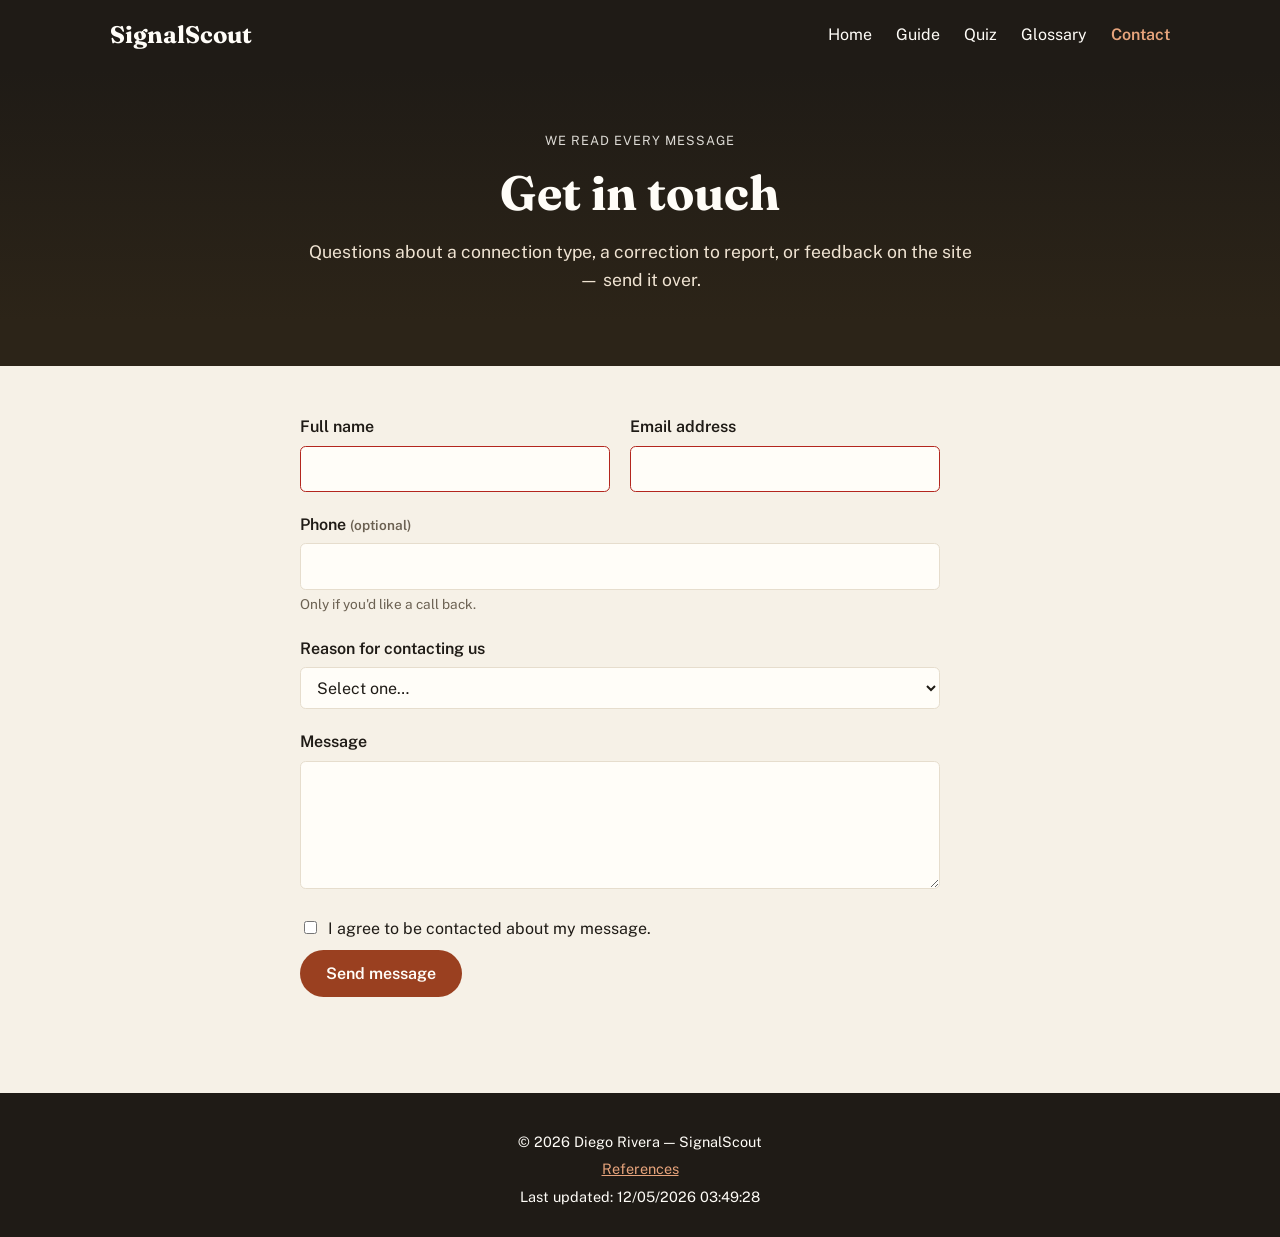
<file: project/contact.html>
<!doctype html>
<html lang="en-US">
<head>
    <meta charset="utf-8">
    <meta name="viewport" content="width=device-width, initial-scale=1">
    <meta name="author" content="Diego Rivera" />
    <meta name="description" content="Contact SignalScout with questions about internet connection types in your area." />
    <title>Contact — SignalScout</title>
    <link rel="preconnect" href="https://fonts.googleapis.com">
    <link rel="preconnect" href="https://fonts.gstatic.com" crossorigin>
    <link href="https://fonts.googleapis.com/css2?family=Fraunces:ital,opsz,wght@0,9..144,500;0,9..144,700;1,9..144,500&family=Public+Sans:wght@400;600&family=IBM+Plex+Mono:wght@500&display=swap" rel="stylesheet">
    <link rel="stylesheet" href="styles/styles.css">
    <script src="scripts/main.js" defer></script>
    <script src="scripts/contact.js" defer></script>
</head>
<body>
    <a class="skip-link" href="#main">Skip to main content</a>

    <header>
        <div class="header-inner">
            <a href="index.html" class="logo">SignalScout</a>
            <button class="nav-toggle" id="navToggle" type="button" aria-expanded="false" aria-controls="primaryNav">
                <span class="hamburger" aria-hidden="true"></span>
                <span class="sr-only">Menu</span>
            </button>
            <nav id="primaryNav" class="primary-nav" aria-label="Primary">
                <ul>
                    <li><a href="index.html">Home</a></li>
                    <li><a href="guide.html">Guide</a></li>
                    <li><a href="quiz.html">Quiz</a></li>
                    <li><a href="glossary.html">Glossary</a></li>
                    <li><a href="contact.html">Contact</a></li>
                </ul>
            </nav>
        </div>
    </header>

    <main id="main">
        <section class="hero">
            <p class="eyebrow">We read every message</p>
            <h1>Get in touch</h1>
            <p class="lede">Questions about a connection type, a correction to report, or feedback on the site &mdash; send it over.</p>
        </section>

        <section class="section section-narrow">
            <div id="formAlert" class="alert" role="alert" hidden></div>

            <form id="contactForm" novalidate>
                <div class="form-row split">
                    <div>
                        <label for="fullName">Full name</label>
                        <input type="text" id="fullName" name="fullName" required minlength="2" autocomplete="name">
                    </div>
                    <div>
                        <label for="email">Email address</label>
                        <input type="email" id="email" name="email" required autocomplete="email">
                    </div>
                </div>

                <div class="form-row">
                    <label for="phone">Phone <span class="hint" style="display:inline;">(optional)</span></label>
                    <input type="tel" id="phone" name="phone" autocomplete="tel" pattern="[0-9\-\+\(\)\s]{7,}">
                    <p class="hint">Only if you'd like a call back.</p>
                </div>

                <div class="form-row">
                    <label for="reason">Reason for contacting us</label>
                    <select id="reason" name="reason" required>
                        <option value="">Select one&hellip;</option>
                        <option value="general">General question</option>
                        <option value="correction">Report a correction</option>
                        <option value="business">Small business inquiry</option>
                        <option value="feedback">Site feedback</option>
                    </select>
                </div>

                <div class="form-row">
                    <label for="message">Message</label>
                    <textarea id="message" name="message" required minlength="10"></textarea>
                </div>

                <div class="checkbox-row">
                    <input type="checkbox" id="consent" name="consent" required>
                    <label for="consent">I agree to be contacted about my message.</label>
                </div>

                <button type="submit" class="btn btn-primary">Send message</button>
            </form>
        </section>
    </main>

    <footer>
        <div class="footer-inner">
            <p>&copy; <span id="currentyear"></span> Diego Rivera &mdash; SignalScout</p>
            <p><a href="references.html">References</a></p>
            <p id="lastModified"></p>
        </div>
    </footer>
</body>
</html>
</file>
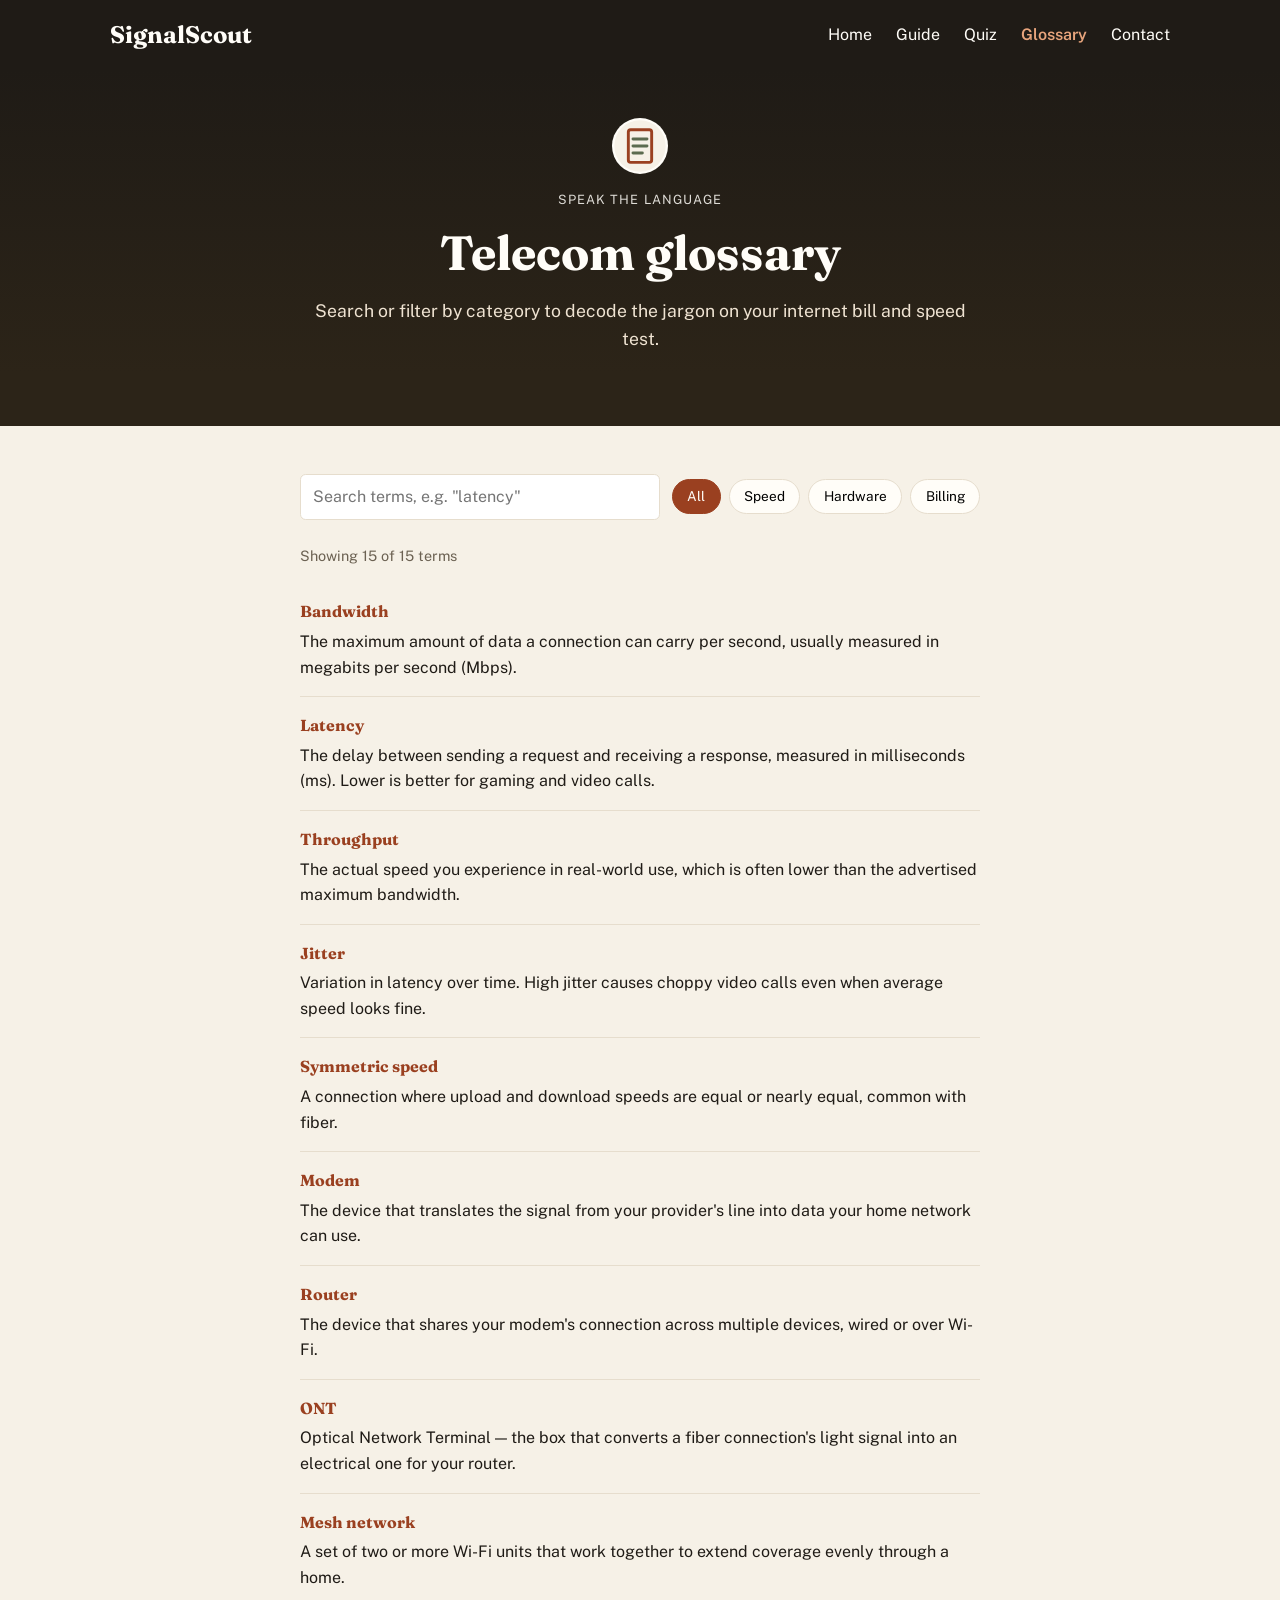
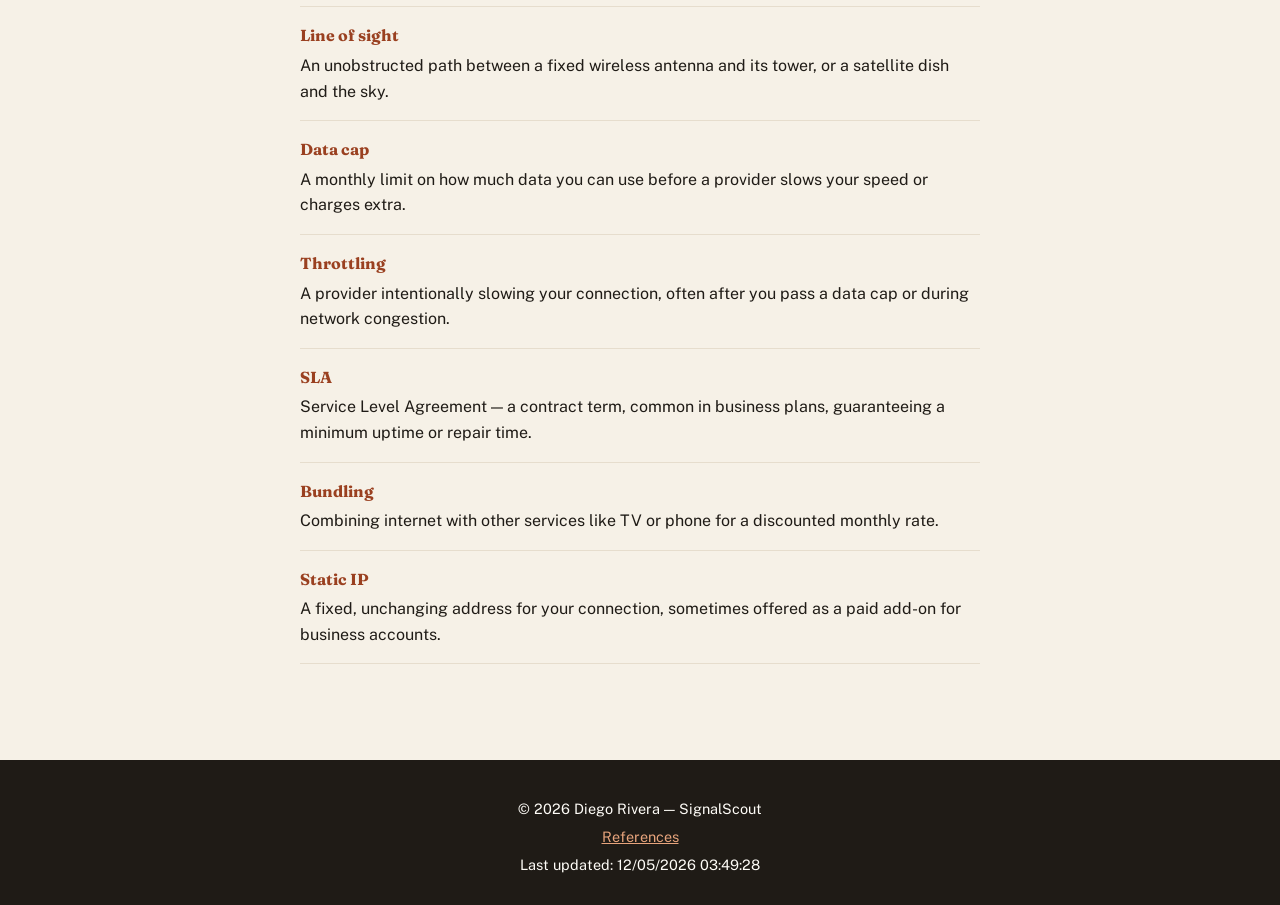
<file: project/glossary.html>
<!doctype html>
<html lang="en-US">
<head>
    <meta charset="utf-8">
    <meta name="viewport" content="width=device-width, initial-scale=1">
    <meta name="author" content="Diego Rivera" />
    <meta name="description" content="A searchable glossary of common internet and telecom terms, from bandwidth to throttling." />
    <title>Glossary — SignalScout</title>
    <link rel="preconnect" href="https://fonts.googleapis.com">
    <link rel="preconnect" href="https://fonts.gstatic.com" crossorigin>
    <link href="https://fonts.googleapis.com/css2?family=Fraunces:ital,opsz,wght@0,9..144,500;0,9..144,700;1,9..144,500&family=Public+Sans:wght@400;600&family=IBM+Plex+Mono:wght@500&display=swap" rel="stylesheet">
    <link rel="stylesheet" href="styles/styles.css">
    <script src="scripts/main.js" defer></script>
    <script src="scripts/glossary.js" defer></script>
</head>
<body>
    <a class="skip-link" href="#main">Skip to main content</a>

    <header>
        <div class="header-inner">
            <a href="index.html" class="logo">SignalScout</a>
            <button class="nav-toggle" id="navToggle" type="button" aria-expanded="false" aria-controls="primaryNav">
                <span class="hamburger" aria-hidden="true"></span>
                <span class="sr-only">Menu</span>
            </button>
            <nav id="primaryNav" class="primary-nav" aria-label="Primary">
                <ul>
                    <li><a href="index.html">Home</a></li>
                    <li><a href="guide.html">Guide</a></li>
                    <li><a href="quiz.html">Quiz</a></li>
                    <li><a href="glossary.html">Glossary</a></li>
                    <li><a href="contact.html">Contact</a></li>
                </ul>
            </nav>
        </div>
    </header>

    <main id="main">
        <section class="hero">
            <img src="images/icon-glossary.svg" alt="" width="56" height="56" style="margin:0 auto 1rem; background:var(--color-paper); border-radius:50%;">
            <p class="eyebrow">Speak the language</p>
            <h1>Telecom glossary</h1>
            <p class="lede">Search or filter by category to decode the jargon on your internet bill and speed test.</p>
        </section>

        <section class="section section-narrow">
            <div class="glossary-controls">
                <label class="sr-only" for="glossarySearch">Search glossary terms</label>
                <input type="search" id="glossarySearch" placeholder="Search terms, e.g. &quot;latency&quot;">
                <div class="chip-group" id="chipGroup" role="group" aria-label="Filter by category">
                    <button type="button" class="chip" data-category="all" aria-pressed="true">All</button>
                    <button type="button" class="chip" data-category="speed" aria-pressed="false">Speed</button>
                    <button type="button" class="chip" data-category="hardware" aria-pressed="false">Hardware</button>
                    <button type="button" class="chip" data-category="billing" aria-pressed="false">Billing</button>
                </div>
            </div>

            <p class="glossary-count" id="glossaryCount" aria-live="polite"></p>
            <dl class="glossary-list" id="glossaryList"></dl>
        </section>
    </main>

    <footer>
        <div class="footer-inner">
            <p>&copy; <span id="currentyear"></span> Diego Rivera &mdash; SignalScout</p>
            <p><a href="references.html">References</a></p>
            <p id="lastModified"></p>
        </div>
    </footer>
</body>
</html>
</file>
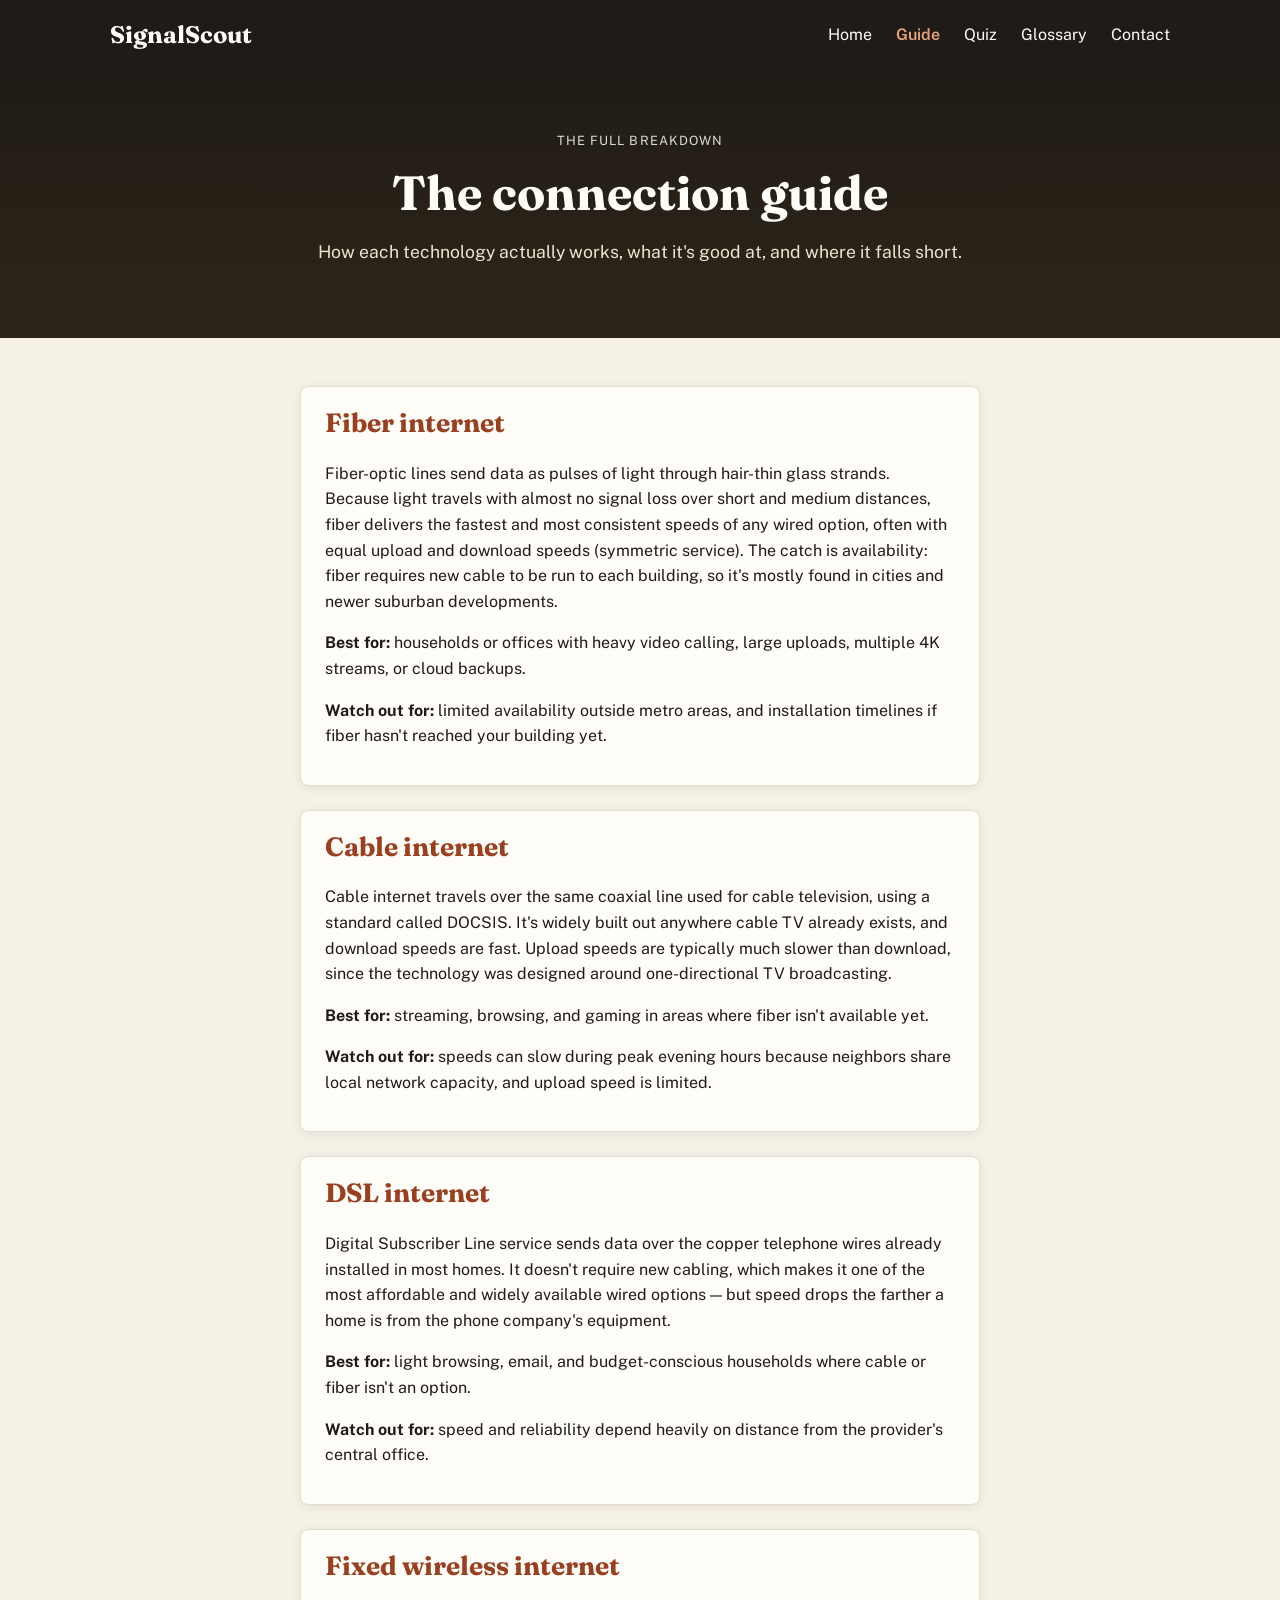
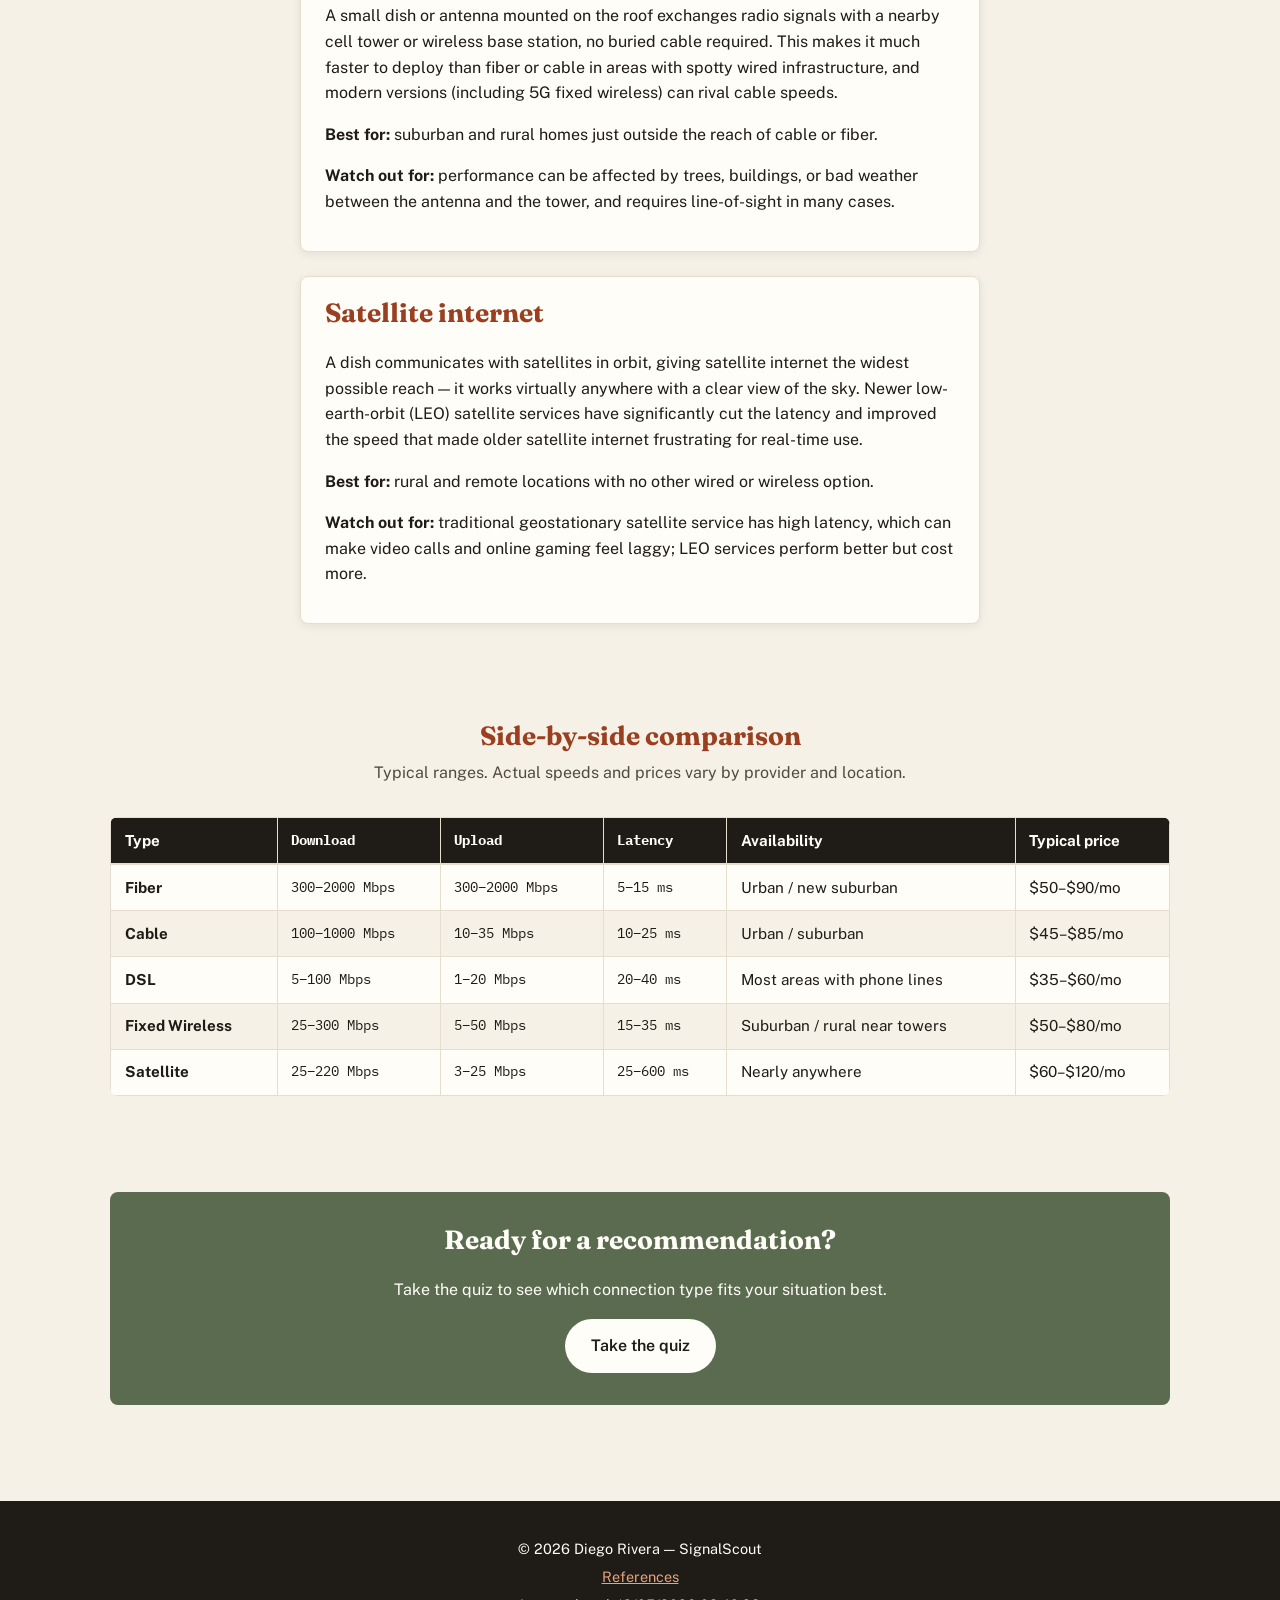
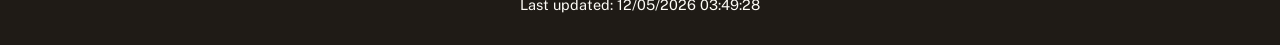
<file: project/guide.html>
<!doctype html>
<html lang="en-US">
<head>
    <meta charset="utf-8">
    <meta name="viewport" content="width=device-width, initial-scale=1">
    <meta name="author" content="Diego Rivera" />
    <meta name="description" content="A plain-language guide comparing fiber, cable, DSL, fixed wireless, and satellite internet, with a full specification table." />
    <title>Connection Guide — SignalScout</title>
    <link rel="preconnect" href="https://fonts.googleapis.com">
    <link rel="preconnect" href="https://fonts.gstatic.com" crossorigin>
    <link href="https://fonts.googleapis.com/css2?family=Fraunces:ital,opsz,wght@0,9..144,500;0,9..144,700;1,9..144,500&family=Public+Sans:wght@400;600&family=IBM+Plex+Mono:wght@500&display=swap" rel="stylesheet">
    <link rel="stylesheet" href="styles/styles.css">
    <script src="scripts/main.js" defer></script>
</head>
<body>
    <a class="skip-link" href="#main">Skip to main content</a>

    <header>
        <div class="header-inner">
            <a href="index.html" class="logo">SignalScout</a>
            <button class="nav-toggle" id="navToggle" type="button" aria-expanded="false" aria-controls="primaryNav">
                <span class="hamburger" aria-hidden="true"></span>
                <span class="sr-only">Menu</span>
            </button>
            <nav id="primaryNav" class="primary-nav" aria-label="Primary">
                <ul>
                    <li><a href="index.html">Home</a></li>
                    <li><a href="guide.html">Guide</a></li>
                    <li><a href="quiz.html">Quiz</a></li>
                    <li><a href="glossary.html">Glossary</a></li>
                    <li><a href="contact.html">Contact</a></li>
                </ul>
            </nav>
        </div>
    </header>

    <main id="main">
        <section class="hero">
            <p class="eyebrow">The full breakdown</p>
            <h1>The connection guide</h1>
            <p class="lede">How each technology actually works, what it's good at, and where it falls short.</p>
        </section>

        <section class="section section-narrow">
            <article class="card" style="margin-bottom:1.5rem;">
                <h2>Fiber internet</h2>
                <p>Fiber-optic lines send data as pulses of light through hair-thin glass strands. Because light travels with almost no signal loss over short and medium distances, fiber delivers the fastest and most consistent speeds of any wired option, often with equal upload and download speeds (symmetric service). The catch is availability: fiber requires new cable to be run to each building, so it's mostly found in cities and newer suburban developments.</p>
                <p><strong>Best for:</strong> households or offices with heavy video calling, large uploads, multiple 4K streams, or cloud backups.</p>
                <p><strong>Watch out for:</strong> limited availability outside metro areas, and installation timelines if fiber hasn't reached your building yet.</p>
            </article>

            <article class="card" style="margin-bottom:1.5rem;">
                <h2>Cable internet</h2>
                <p>Cable internet travels over the same coaxial line used for cable television, using a standard called DOCSIS. It's widely built out anywhere cable TV already exists, and download speeds are fast. Upload speeds are typically much slower than download, since the technology was designed around one-directional TV broadcasting.</p>
                <p><strong>Best for:</strong> streaming, browsing, and gaming in areas where fiber isn't available yet.</p>
                <p><strong>Watch out for:</strong> speeds can slow during peak evening hours because neighbors share local network capacity, and upload speed is limited.</p>
            </article>

            <article class="card" style="margin-bottom:1.5rem;">
                <h2>DSL internet</h2>
                <p>Digital Subscriber Line service sends data over the copper telephone wires already installed in most homes. It doesn't require new cabling, which makes it one of the most affordable and widely available wired options &mdash; but speed drops the farther a home is from the phone company's equipment.</p>
                <p><strong>Best for:</strong> light browsing, email, and budget-conscious households where cable or fiber isn't an option.</p>
                <p><strong>Watch out for:</strong> speed and reliability depend heavily on distance from the provider's central office.</p>
            </article>

            <article class="card" style="margin-bottom:1.5rem;">
                <h2>Fixed wireless internet</h2>
                <p>A small dish or antenna mounted on the roof exchanges radio signals with a nearby cell tower or wireless base station, no buried cable required. This makes it much faster to deploy than fiber or cable in areas with spotty wired infrastructure, and modern versions (including 5G fixed wireless) can rival cable speeds.</p>
                <p><strong>Best for:</strong> suburban and rural homes just outside the reach of cable or fiber.</p>
                <p><strong>Watch out for:</strong> performance can be affected by trees, buildings, or bad weather between the antenna and the tower, and requires line-of-sight in many cases.</p>
            </article>

            <article class="card">
                <h2>Satellite internet</h2>
                <p>A dish communicates with satellites in orbit, giving satellite internet the widest possible reach &mdash; it works virtually anywhere with a clear view of the sky. Newer low-earth-orbit (LEO) satellite services have significantly cut the latency and improved the speed that made older satellite internet frustrating for real-time use.</p>
                <p><strong>Best for:</strong> rural and remote locations with no other wired or wireless option.</p>
                <p><strong>Watch out for:</strong> traditional geostationary satellite service has high latency, which can make video calls and online gaming feel laggy; LEO services perform better but cost more.</p>
            </article>
        </section>

        <section class="section">
            <h2 class="section-title">Side-by-side comparison</h2>
            <p class="section-intro">Typical ranges. Actual speeds and prices vary by provider and location.</p>
            <div class="table-scroll">
                <table class="compare">
                    <caption class="sr-only">Comparison of internet connection types by speed, latency, availability, and typical price</caption>
                    <thead>
                        <tr>
                            <th scope="col">Type</th>
                            <th scope="col" class="mono">Download</th>
                            <th scope="col" class="mono">Upload</th>
                            <th scope="col" class="mono">Latency</th>
                            <th scope="col">Availability</th>
                            <th scope="col">Typical price</th>
                        </tr>
                    </thead>
                    <tbody>
                        <tr>
                            <th scope="row">Fiber</th>
                            <td class="mono">300&ndash;2000 Mbps</td>
                            <td class="mono">300&ndash;2000 Mbps</td>
                            <td class="mono">5&ndash;15 ms</td>
                            <td>Urban / new suburban</td>
                            <td>$50&ndash;$90/mo</td>
                        </tr>
                        <tr>
                            <th scope="row">Cable</th>
                            <td class="mono">100&ndash;1000 Mbps</td>
                            <td class="mono">10&ndash;35 Mbps</td>
                            <td class="mono">10&ndash;25 ms</td>
                            <td>Urban / suburban</td>
                            <td>$45&ndash;$85/mo</td>
                        </tr>
                        <tr>
                            <th scope="row">DSL</th>
                            <td class="mono">5&ndash;100 Mbps</td>
                            <td class="mono">1&ndash;20 Mbps</td>
                            <td class="mono">20&ndash;40 ms</td>
                            <td>Most areas with phone lines</td>
                            <td>$35&ndash;$60/mo</td>
                        </tr>
                        <tr>
                            <th scope="row">Fixed Wireless</th>
                            <td class="mono">25&ndash;300 Mbps</td>
                            <td class="mono">5&ndash;50 Mbps</td>
                            <td class="mono">15&ndash;35 ms</td>
                            <td>Suburban / rural near towers</td>
                            <td>$50&ndash;$80/mo</td>
                        </tr>
                        <tr>
                            <th scope="row">Satellite</th>
                            <td class="mono">25&ndash;220 Mbps</td>
                            <td class="mono">3&ndash;25 Mbps</td>
                            <td class="mono">25&ndash;600 ms</td>
                            <td>Nearly anywhere</td>
                            <td>$60&ndash;$120/mo</td>
                        </tr>
                    </tbody>
                </table>
            </div>
        </section>

        <section class="section">
            <div class="cta-banner">
                <h2>Ready for a recommendation?</h2>
                <p>Take the quiz to see which connection type fits your situation best.</p>
                <a class="btn btn-primary" href="quiz.html">Take the quiz</a>
            </div>
        </section>
    </main>

    <footer>
        <div class="footer-inner">
            <p>&copy; <span id="currentyear"></span> Diego Rivera &mdash; SignalScout</p>
            <p><a href="references.html">References</a></p>
            <p id="lastModified"></p>
        </div>
    </footer>
</body>
</html>
</file>
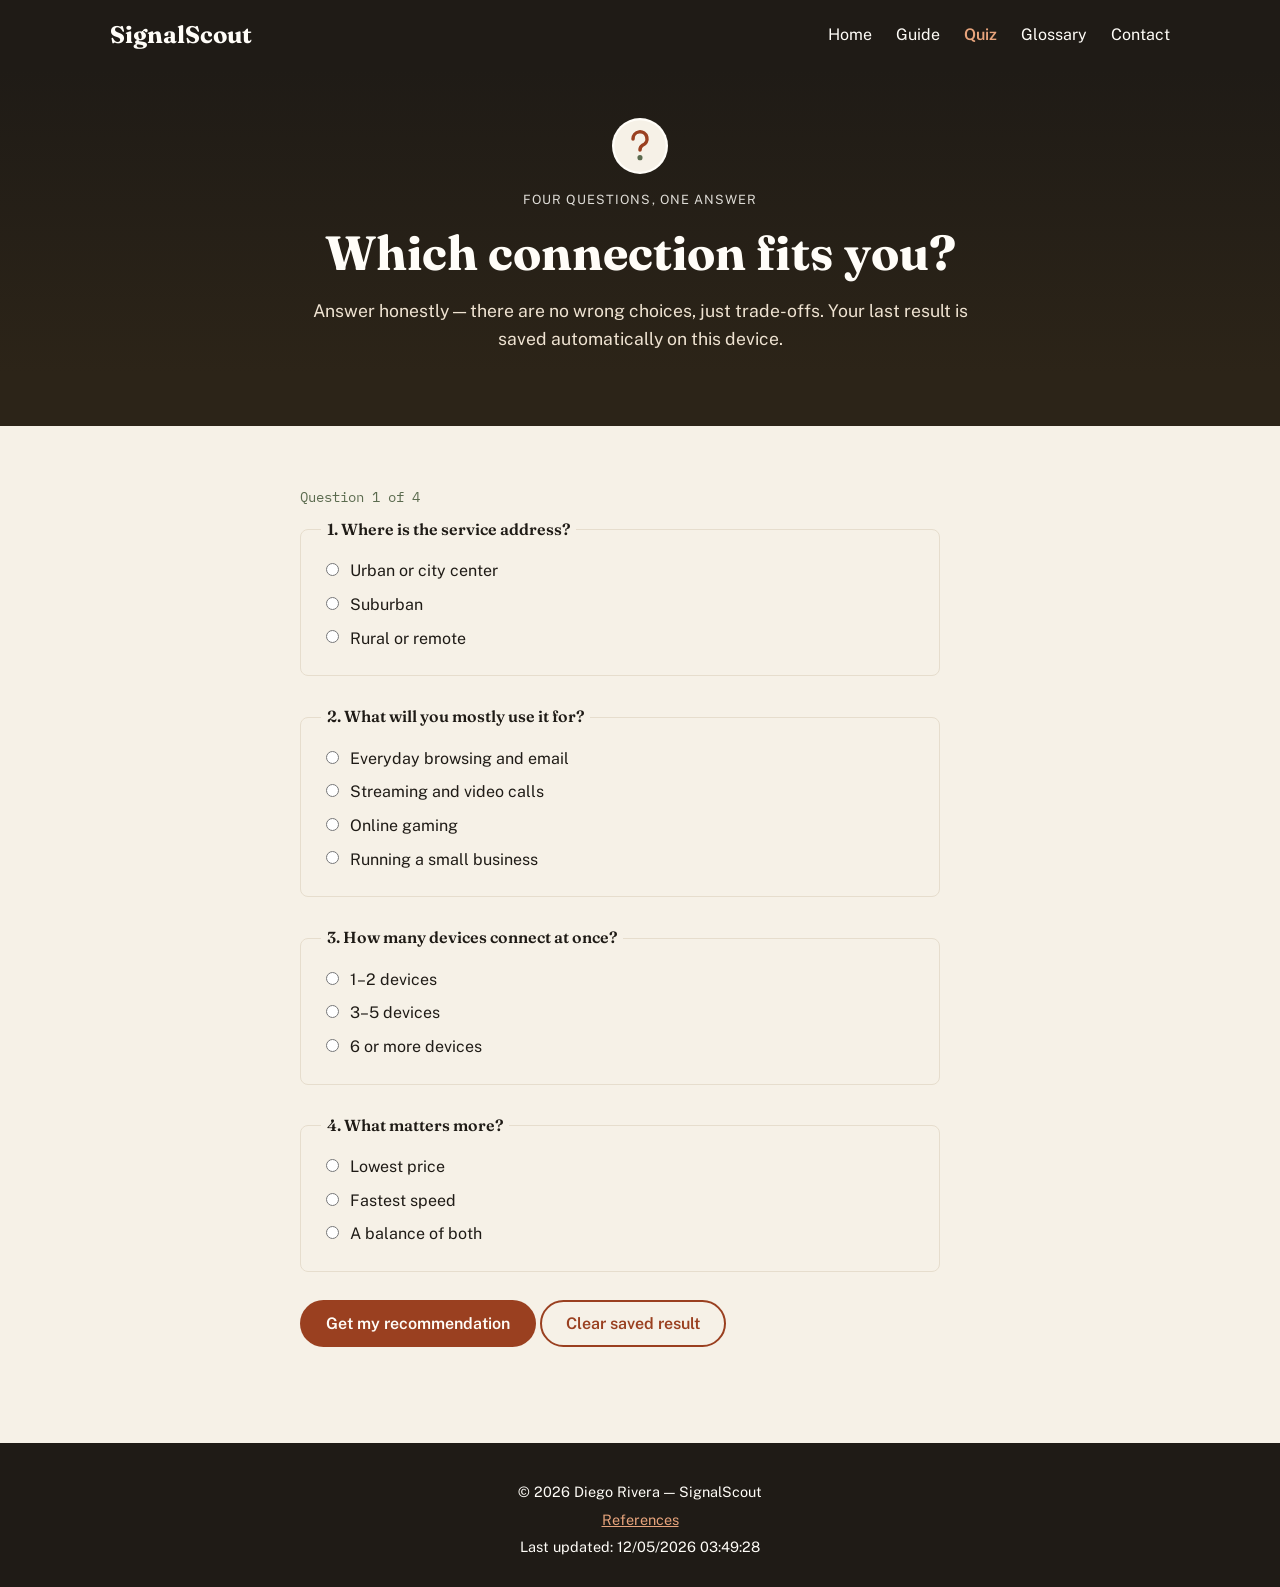
<file: project/quiz.html>
<!doctype html>
<html lang="en-US">
<head>
    <meta charset="utf-8">
    <meta name="viewport" content="width=device-width, initial-scale=1">
    <meta name="author" content="Diego Rivera" />
    <meta name="description" content="Answer four quick questions to get a personalized internet connection recommendation from SignalScout." />
    <title>Recommendation Quiz — SignalScout</title>
    <link rel="preconnect" href="https://fonts.googleapis.com">
    <link rel="preconnect" href="https://fonts.gstatic.com" crossorigin>
    <link href="https://fonts.googleapis.com/css2?family=Fraunces:ital,opsz,wght@0,9..144,500;0,9..144,700;1,9..144,500&family=Public+Sans:wght@400;600&family=IBM+Plex+Mono:wght@500&display=swap" rel="stylesheet">
    <link rel="stylesheet" href="styles/styles.css">
    <script src="scripts/main.js" defer></script>
    <script src="scripts/quiz.js" defer></script>
</head>
<body>
    <a class="skip-link" href="#main">Skip to main content</a>

    <header>
        <div class="header-inner">
            <a href="index.html" class="logo">SignalScout</a>
            <button class="nav-toggle" id="navToggle" type="button" aria-expanded="false" aria-controls="primaryNav">
                <span class="hamburger" aria-hidden="true"></span>
                <span class="sr-only">Menu</span>
            </button>
            <nav id="primaryNav" class="primary-nav" aria-label="Primary">
                <ul>
                    <li><a href="index.html">Home</a></li>
                    <li><a href="guide.html">Guide</a></li>
                    <li><a href="quiz.html">Quiz</a></li>
                    <li><a href="glossary.html">Glossary</a></li>
                    <li><a href="contact.html">Contact</a></li>
                </ul>
            </nav>
        </div>
    </header>

    <main id="main">
        <section class="hero">
            <img src="images/icon-quiz.svg" alt="" width="56" height="56" style="margin:0 auto 1rem; background:var(--color-paper); border-radius:50%;">
            <p class="eyebrow">Four questions, one answer</p>
            <h1>Which connection fits you?</h1>
            <p class="lede">Answer honestly &mdash; there are no wrong choices, just trade-offs. Your last result is saved automatically on this device.</p>
        </section>

        <section class="section section-narrow">
            <div id="savedResultBanner" class="alert alert-info" hidden></div>

            <form id="quizForm" novalidate>
                <p class="quiz-progress" id="quizProgress" aria-live="polite">Question 1 of 4</p>

                <fieldset class="quiz-question">
                    <legend>1. Where is the service address?</legend>
                    <div class="radio-row">
                        <input type="radio" id="loc-urban" name="location" value="urban" required>
                        <label for="loc-urban">Urban or city center</label>
                    </div>
                    <div class="radio-row">
                        <input type="radio" id="loc-suburban" name="location" value="suburban">
                        <label for="loc-suburban">Suburban</label>
                    </div>
                    <div class="radio-row">
                        <input type="radio" id="loc-rural" name="location" value="rural">
                        <label for="loc-rural">Rural or remote</label>
                    </div>
                </fieldset>

                <fieldset class="quiz-question">
                    <legend>2. What will you mostly use it for?</legend>
                    <div class="radio-row">
                        <input type="radio" id="use-browsing" name="usage" value="browsing" required>
                        <label for="use-browsing">Everyday browsing and email</label>
                    </div>
                    <div class="radio-row">
                        <input type="radio" id="use-streaming" name="usage" value="streaming">
                        <label for="use-streaming">Streaming and video calls</label>
                    </div>
                    <div class="radio-row">
                        <input type="radio" id="use-gaming" name="usage" value="gaming">
                        <label for="use-gaming">Online gaming</label>
                    </div>
                    <div class="radio-row">
                        <input type="radio" id="use-business" name="usage" value="business">
                        <label for="use-business">Running a small business</label>
                    </div>
                </fieldset>

                <fieldset class="quiz-question">
                    <legend>3. How many devices connect at once?</legend>
                    <div class="radio-row">
                        <input type="radio" id="dev-few" name="devices" value="few" required>
                        <label for="dev-few">1&ndash;2 devices</label>
                    </div>
                    <div class="radio-row">
                        <input type="radio" id="dev-some" name="devices" value="some">
                        <label for="dev-some">3&ndash;5 devices</label>
                    </div>
                    <div class="radio-row">
                        <input type="radio" id="dev-many" name="devices" value="many">
                        <label for="dev-many">6 or more devices</label>
                    </div>
                </fieldset>

                <fieldset class="quiz-question">
                    <legend>4. What matters more?</legend>
                    <div class="radio-row">
                        <input type="radio" id="pri-price" name="priority" value="price" required>
                        <label for="pri-price">Lowest price</label>
                    </div>
                    <div class="radio-row">
                        <input type="radio" id="pri-speed" name="priority" value="speed">
                        <label for="pri-speed">Fastest speed</label>
                    </div>
                    <div class="radio-row">
                        <input type="radio" id="pri-balanced" name="priority" value="balanced">
                        <label for="pri-balanced">A balance of both</label>
                    </div>
                </fieldset>

                <div id="quizError" class="alert alert-error" role="alert" hidden></div>

                <button type="submit" class="btn btn-primary">Get my recommendation</button>
                <button type="button" id="quizReset" class="btn btn-outline">Clear saved result</button>
            </form>

            <div id="quizResult" class="card quiz-result" style="margin-top:2rem;" hidden></div>
        </section>
    </main>

    <footer>
        <div class="footer-inner">
            <p>&copy; <span id="currentyear"></span> Diego Rivera &mdash; SignalScout</p>
            <p><a href="references.html">References</a></p>
            <p id="lastModified"></p>
        </div>
    </footer>
</body>
</html>
</file>
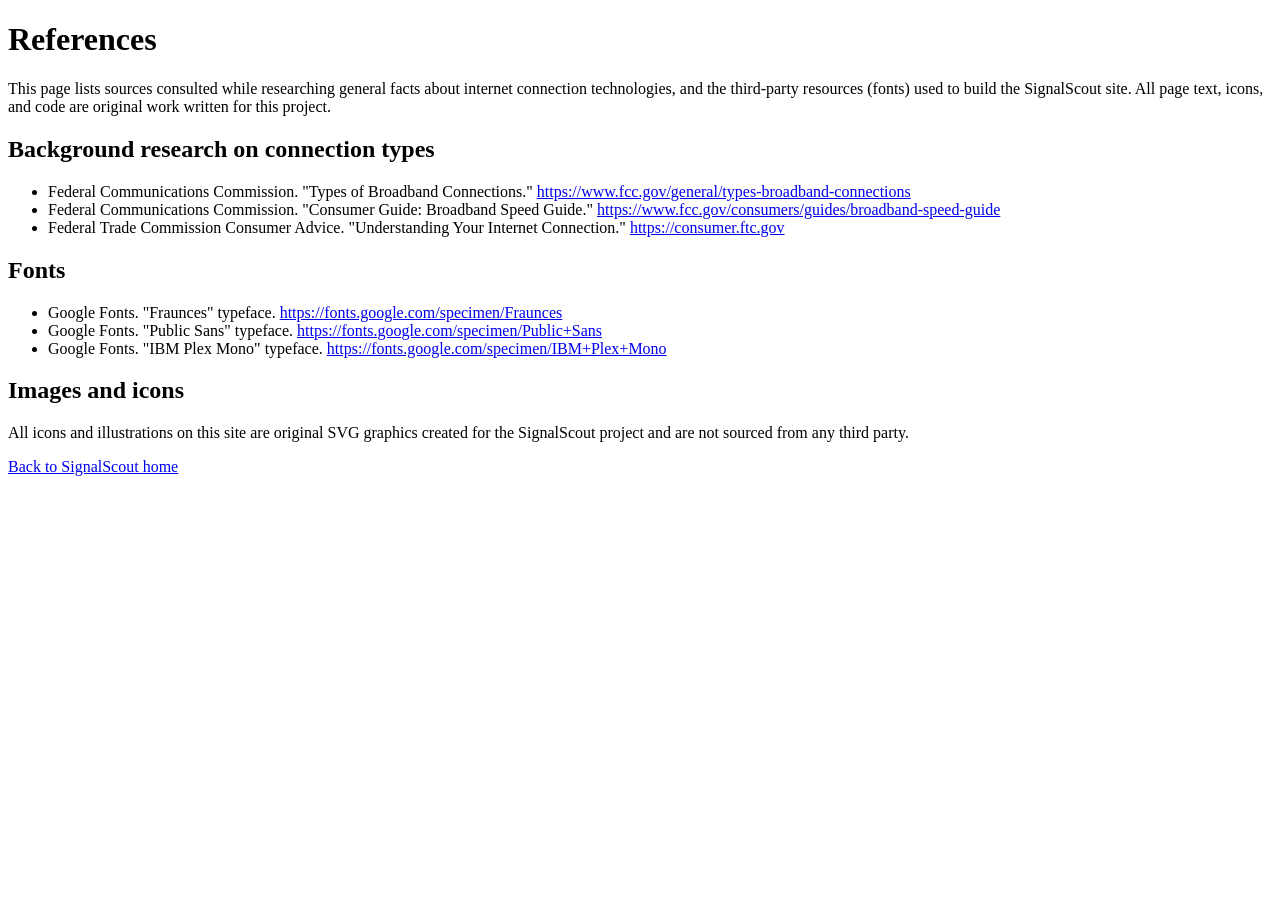
<file: project/references.html>
<!doctype html>
<html lang="en-US">
<head>
    <meta charset="utf-8">
    <meta name="viewport" content="width=device-width, initial-scale=1">
    <meta name="author" content="Diego Rivera" />
    <title>References — SignalScout</title>
</head>
<body>
    <h1>References</h1>
    <p>This page lists sources consulted while researching general facts about internet connection technologies, and the third-party resources (fonts) used to build the SignalScout site. All page text, icons, and code are original work written for this project.</p>

    <h2>Background research on connection types</h2>
    <ul>
        <li>Federal Communications Commission. "Types of Broadband Connections." <a href="https://www.fcc.gov/general/types-broadband-connections">https://www.fcc.gov/general/types-broadband-connections</a></li>
        <li>Federal Communications Commission. "Consumer Guide: Broadband Speed Guide." <a href="https://www.fcc.gov/consumers/guides/broadband-speed-guide">https://www.fcc.gov/consumers/guides/broadband-speed-guide</a></li>
        <li>Federal Trade Commission Consumer Advice. "Understanding Your Internet Connection." <a href="https://consumer.ftc.gov">https://consumer.ftc.gov</a></li>
    </ul>

    <h2>Fonts</h2>
    <ul>
        <li>Google Fonts. "Fraunces" typeface. <a href="https://fonts.google.com/specimen/Fraunces">https://fonts.google.com/specimen/Fraunces</a></li>
        <li>Google Fonts. "Public Sans" typeface. <a href="https://fonts.google.com/specimen/Public+Sans">https://fonts.google.com/specimen/Public+Sans</a></li>
        <li>Google Fonts. "IBM Plex Mono" typeface. <a href="https://fonts.google.com/specimen/IBM+Plex+Mono">https://fonts.google.com/specimen/IBM+Plex+Mono</a></li>
    </ul>

    <h2>Images and icons</h2>
    <p>All icons and illustrations on this site are original SVG graphics created for the SignalScout project and are not sourced from any third party.</p>

    <p><a href="index.html">Back to SignalScout home</a></p>
</body>
</html>
</file>
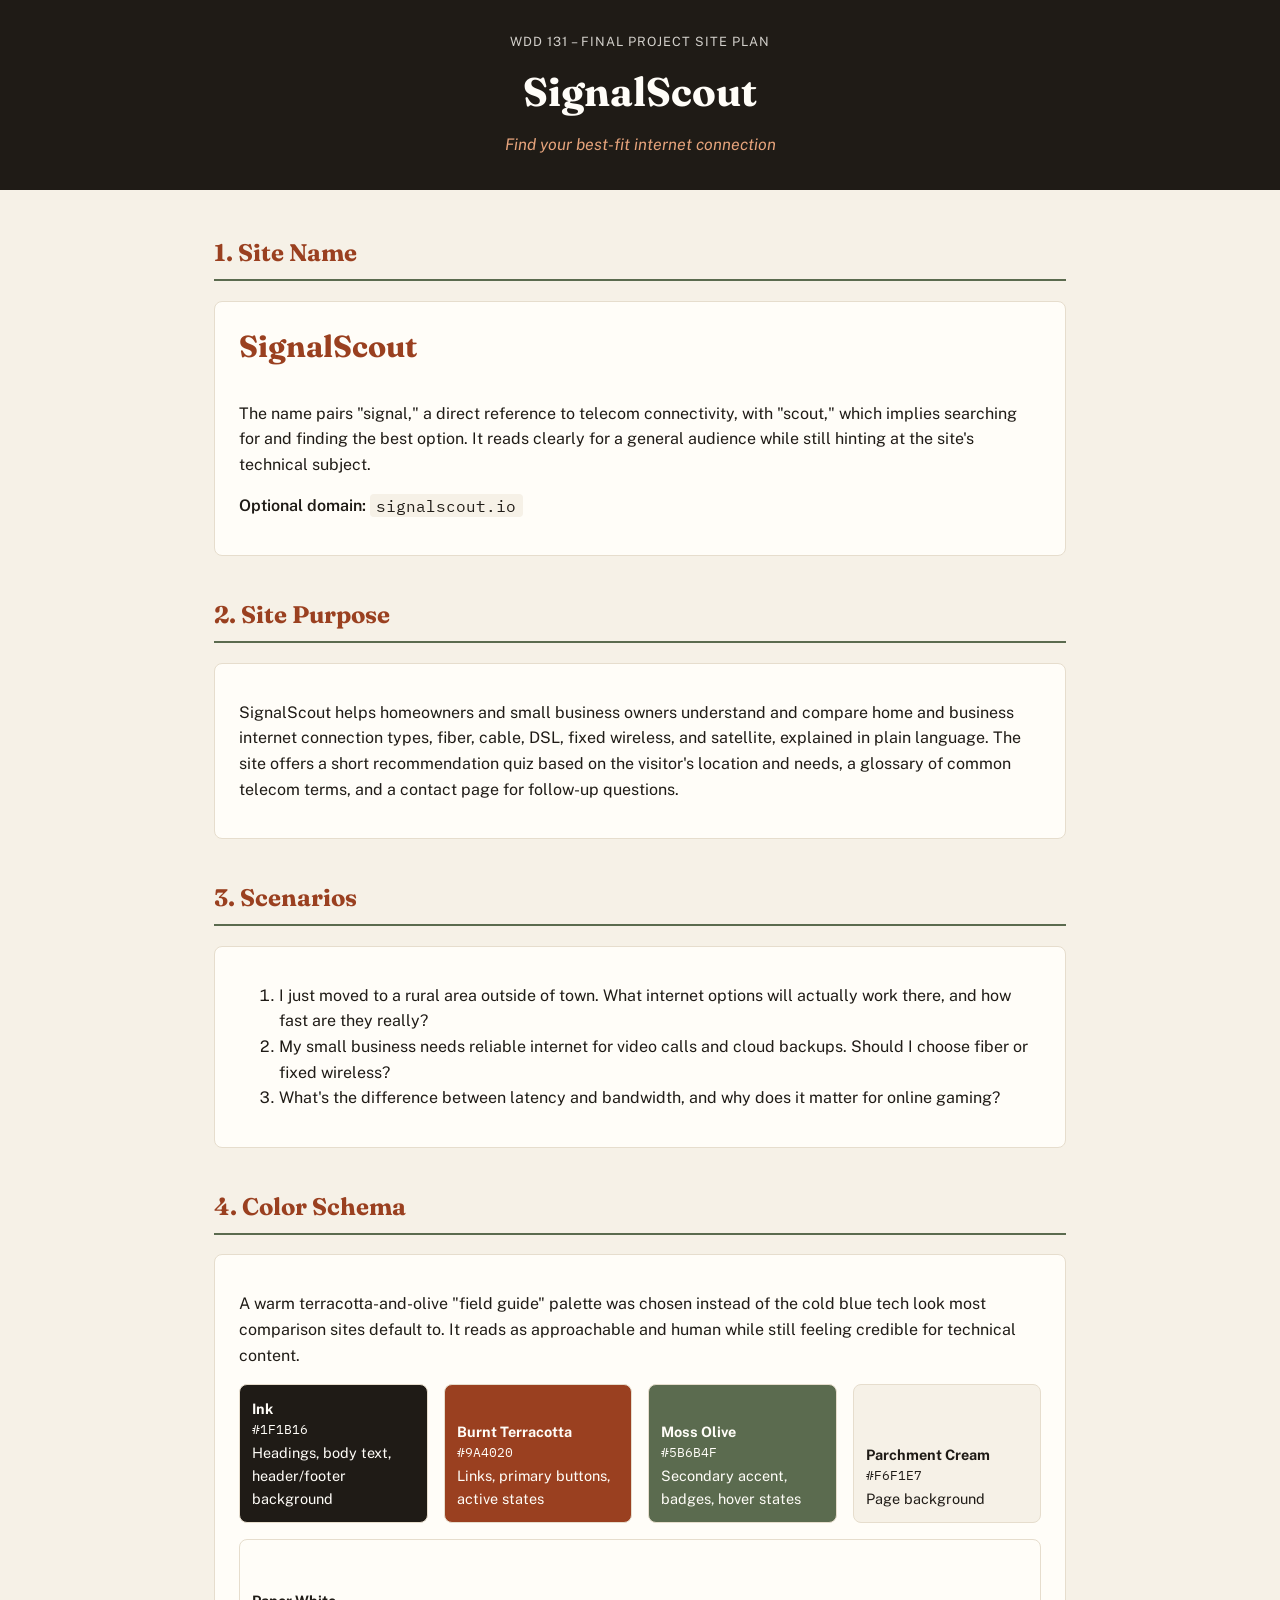
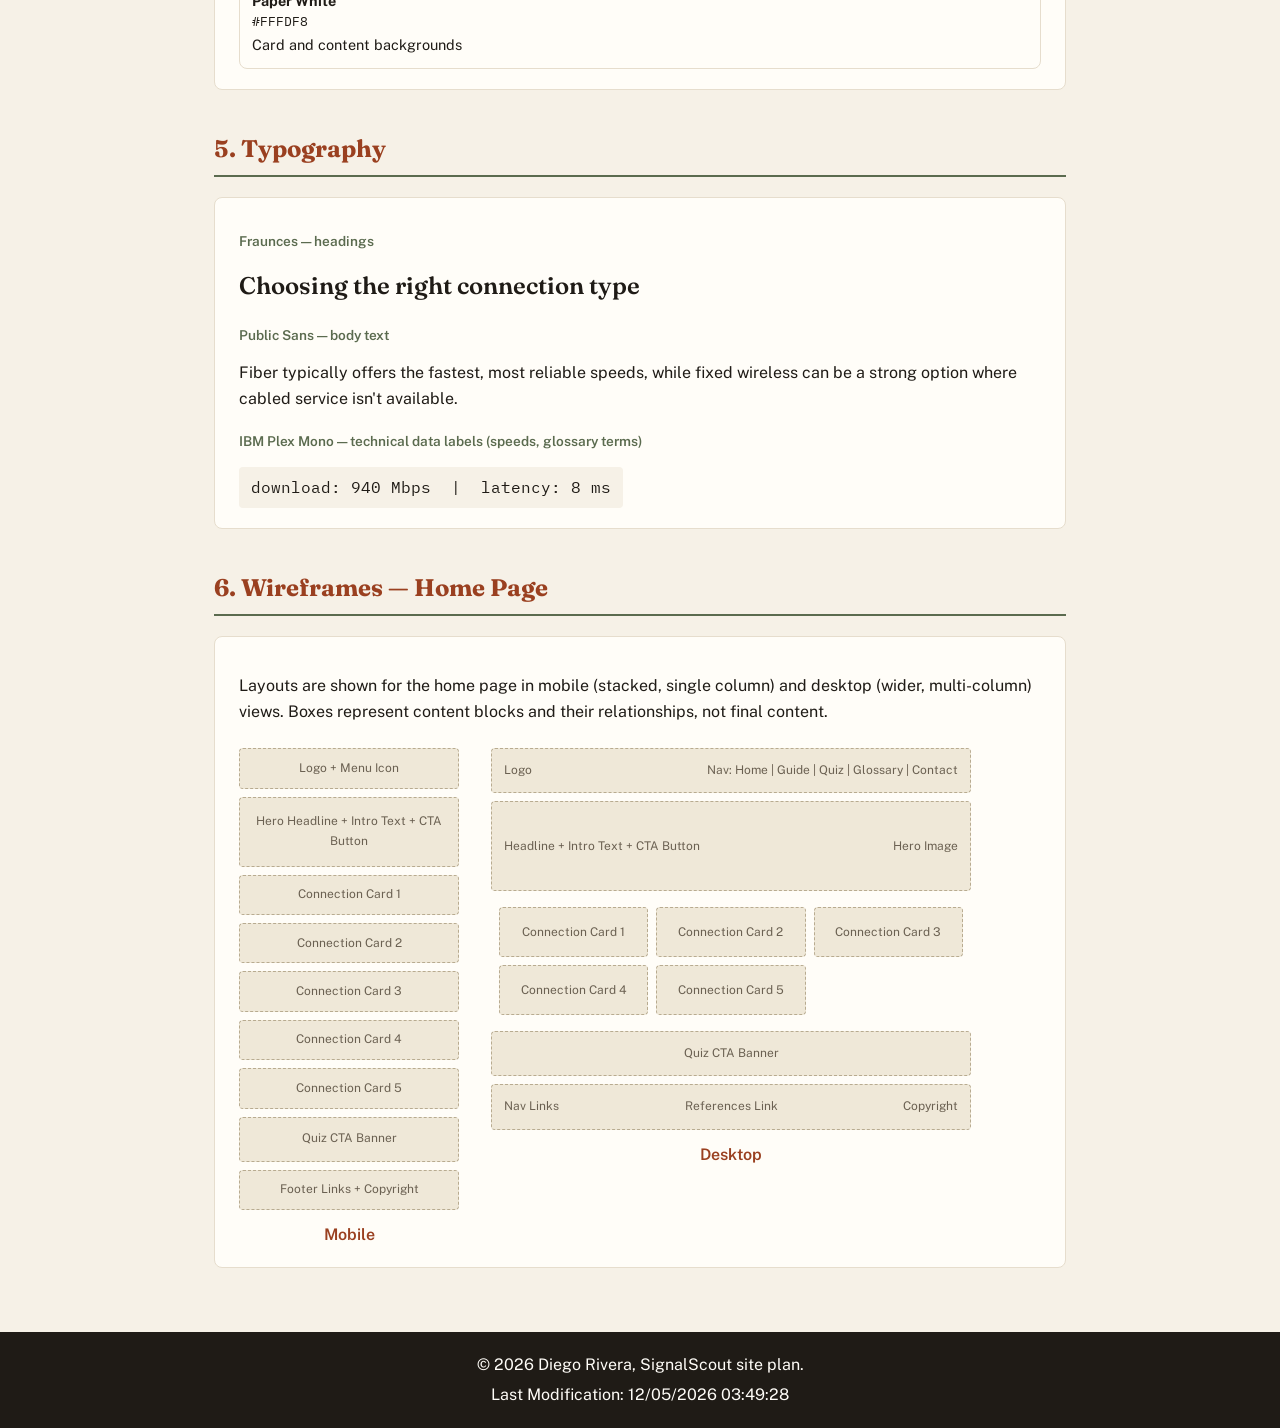
<file: project/siteplan.html>
<!doctype html>
<html lang="en-US">
<head>
    <meta charset="utf-8">
    <meta name="viewport" content="width=device-width, initial-scale=1">
    <meta name="author" content="Diego Rivera" />
    <meta
    name="description"
    content="WDD 131 Final Project site plan for SignalScout, a website that helps visitors compare home and business internet connection types." />
    <title>Site Plan – SignalScout – WDD 131 – Diego Rivera</title>
    <link rel="preconnect" href="https://fonts.googleapis.com">
    <link rel="preconnect" href="https://fonts.gstatic.com" crossorigin>
    <link href="https://fonts.googleapis.com/css2?family=Fraunces:ital,opsz,wght@0,9..144,500;0,9..144,700;1,9..144,500&family=Public+Sans:wght@400;600&family=IBM+Plex+Mono:wght@500&display=swap" rel="stylesheet">
    <link rel="stylesheet" href="styles/siteplan.css">
    <script src="scripts/siteplan.js" defer></script>
</head>
<body>
    <header>
        <p class="eyebrow">WDD 131 – Final Project Site Plan</p>
        <h1>SignalScout</h1>
        <p class="tagline">Find your best-fit internet connection</p>
    </header>

    <main>
        <section id="site-name">
            <h2>1. Site Name</h2>
            <div class="card">
                <p class="site-name-display">SignalScout</p>
                <p>The name pairs "signal," a direct reference to telecom connectivity, with "scout," which implies searching for and finding the best option. It reads clearly for a general audience while still hinting at the site's technical subject.</p>
                <p><span class="label">Optional domain:</span> <code>signalscout.io</code></p>
            </div>
        </section>

        <section id="site-purpose">
            <h2>2. Site Purpose</h2>
            <div class="card">
                <p>SignalScout helps homeowners and small business owners understand and compare home and business internet connection types, fiber, cable, DSL, fixed wireless, and satellite, explained in plain language. The site offers a short recommendation quiz based on the visitor's location and needs, a glossary of common telecom terms, and a contact page for follow-up questions.</p>
            </div>
        </section>

        <section id="scenarios">
            <h2>3. Scenarios</h2>
            <div class="card">
                <ol>
                    <li>I just moved to a rural area outside of town. What internet options will actually work there, and how fast are they really?</li>
                    <li>My small business needs reliable internet for video calls and cloud backups. Should I choose fiber or fixed wireless?</li>
                    <li>What's the difference between latency and bandwidth, and why does it matter for online gaming?</li>
                </ol>
            </div>
        </section>

        <section id="color-schema">
            <h2>4. Color Schema</h2>
            <div class="card">
                <p>A warm terracotta-and-olive "field guide" palette was chosen instead of the cold blue tech look most comparison sites default to. It reads as approachable and human while still feeling credible for technical content.</p>
                <div class="swatches">
                    <div class="swatch swatch-ink">
                        <span class="swatch-name">Ink</span>
                        <span class="swatch-hex">#1F1B16</span>
                        <span class="swatch-use">Headings, body text, header/footer background</span>
                    </div>
                    <div class="swatch swatch-rust">
                        <span class="swatch-name">Burnt Terracotta</span>
                        <span class="swatch-hex">#9A4020</span>
                        <span class="swatch-use">Links, primary buttons, active states</span>
                    </div>
                    <div class="swatch swatch-olive">
                        <span class="swatch-name">Moss Olive</span>
                        <span class="swatch-hex">#5B6B4F</span>
                        <span class="swatch-use">Secondary accent, badges, hover states</span>
                    </div>
                    <div class="swatch swatch-light swatch-cream">
                        <span class="swatch-name">Parchment Cream</span>
                        <span class="swatch-hex">#F6F1E7</span>
                        <span class="swatch-use">Page background</span>
                    </div>
                    <div class="swatch swatch-light swatch-paper">
                        <span class="swatch-name">Paper White</span>
                        <span class="swatch-hex">#FFFDF8</span>
                        <span class="swatch-use">Card and content backgrounds</span>
                    </div>
                </div>
            </div>
        </section>

        <section id="typography">
            <h2>5. Typography</h2>
            <div class="card">
                <div class="type-sample">
                    <p class="type-label">Fraunces &mdash; headings</p>
                    <p class="type-demo font-heading">Choosing the right connection type</p>
                </div>
                <div class="type-sample">
                    <p class="type-label">Public Sans &mdash; body text</p>
                    <p class="type-demo font-body">Fiber typically offers the fastest, most reliable speeds, while fixed wireless can be a strong option where cabled service isn't available.</p>
                </div>
                <div class="type-sample">
                    <p class="type-label">IBM Plex Mono &mdash; technical data labels (speeds, glossary terms)</p>
                    <p class="type-demo font-mono">download: 940 Mbps &nbsp;|&nbsp; latency: 8 ms</p>
                </div>
            </div>
        </section>

        <section id="wireframes">
            <h2>6. Wireframes &mdash; Home Page</h2>
            <div class="card">
                <p>Layouts are shown for the home page in mobile (stacked, single column) and desktop (wider, multi-column) views. Boxes represent content blocks and their relationships, not final content.</p>
                <div class="wireframes">
                    <figure class="wireframe wireframe-mobile">
                        <div class="wf-box wf-header">Logo&nbsp;+&nbsp;Menu Icon</div>
                        <div class="wf-box wf-hero">Hero Headline + Intro Text + CTA Button</div>
                        <div class="wf-box wf-card">Connection Card 1</div>
                        <div class="wf-box wf-card">Connection Card 2</div>
                        <div class="wf-box wf-card">Connection Card 3</div>
                        <div class="wf-box wf-card">Connection Card 4</div>
                        <div class="wf-box wf-card">Connection Card 5</div>
                        <div class="wf-box wf-cta">Quiz CTA Banner</div>
                        <div class="wf-box wf-footer">Footer Links + Copyright</div>
                        <figcaption>Mobile</figcaption>
                    </figure>

                    <figure class="wireframe wireframe-desktop">
                        <div class="wf-box wf-header wf-row">
                            <span>Logo</span><span>Nav: Home | Guide | Quiz | Glossary | Contact</span>
                        </div>
                        <div class="wf-box wf-hero wf-row">
                            <span>Headline + Intro Text + CTA Button</span><span>Hero Image</span>
                        </div>
                        <div class="wf-grid">
                            <span class="wf-box wf-card">Connection Card 1</span>
                            <span class="wf-box wf-card">Connection Card 2</span>
                            <span class="wf-box wf-card">Connection Card 3</span>
                            <span class="wf-box wf-card">Connection Card 4</span>
                            <span class="wf-box wf-card">Connection Card 5</span>
                        </div>
                        <div class="wf-box wf-cta">Quiz CTA Banner</div>
                        <div class="wf-box wf-footer wf-row">
                            <span>Nav Links</span><span>References Link</span><span>Copyright</span>
                        </div>
                        <figcaption>Desktop</figcaption>
                    </figure>
                </div>
            </div>
        </section>
    </main>

    <footer>
        <p>&copy; <span id="currentyear"></span> Diego Rivera, SignalScout site plan.</p>
        <p id="lastModified"></p>
    </footer>
</body>
</html>
</file>
<file: styles/base.css>
:root {
  --color-primary: #2b3a42;
  --color-accent: #357975;
  --color-text: #333333;
  --color-bg: #f7f7f5;
}

body {
  background-color: var(--color-bg);
  color: var(--color-text);
  font-family: "Open Sans", sans-serif;
}

h1, h2 {
  font-family: "Raleway", sans-serif;
}

#course-title {
    display: block;
    text-align: center;
    font-weight: 600;
    font-size: 2rem;
    padding: 1rem;
}

p {
    line-height: 2.5;
}

header {
    background-color: var(--color-primary);
    color: var(--color-bg)
}

nav {
    display: flex;
    justify-content: space-between;
    background-color: var(--color-accent);
    padding: 0.5rem 3rem;
}

nav a {
    color: var(--color-bg);
    text-decoration: none;
    font-weight: 600;
    font-size: 1.2rem;
   
}

nav a:hover {
    background-color: var(--color-primary);
    color: var(--color-bg);
}

main {
    max-width: 1200px;
    margin: 0 auto;
    padding: 1.5rem;
}

main h1 {
    text-align: center;
    font-size: 2rem;
}

.cards-grid{
    display: grid;
    grid-template-columns: 2.5fr 1fr;
    gap: 1rem;
    
}

.card {
    background-color: var(--color-bg);
    border: 1px solid var(--color-primary);
    overflow: hidden;
    border-radius: 1rem;
}

.card h2 {
    background-color: var(--color-primary);
    color: var(--color-bg);
    padding: 1rem;
    margin: 0;
    text-align: center;
}

.card p,
.card img,
.card ul {
    margin: 1rem;
}

footer{
    text-align: center;
    background-color: var(--color-primary);
    color: var(--color-bg);
    padding: 1rem;
}

footer p {
    margin: 0.25rem 0;
}

.card img {
    max-width: 100%;
    height: auto;
    display: block;
    border-radius: 4px;
}

.media-row {
    display: flex;
    align-items: center;
    gap: 1rem;
}

.media-row p,
.media-row img {
  margin: 0.5rem;
}

.media-row img {
    max-width: 200px;
    flex-shrink: 0;
}

.media-row p {
    display: flex;
    align-items: center;
    flex: 2;

}

.divider {
  border: none;
  border-top: 1px solid #ccc;
  width: 60%;
  margin: 1.5rem 1rem;
}

.card h3 {
  margin: 0 1rem 1rem;
}

.flag-figure {
  margin: 0;
  flex-shrink: 0;
  text-align: center;
}

.flag-figure img {
  max-width: 150px;
}

.flag-figure figcaption {
  font-style: italic;
  font-size: 0.85rem;
  margin-top: 0.5rem;
  color: var(--color-text);
}
</file>
<file: project/styles/styles.css>
/* ==========================================================================
   SignalScout — site-wide stylesheet
   Palette and type scale carried over from the approved site plan.
   ========================================================================== */

:root {
  --color-ink: #1F1B16;
  --color-rust: #9A4020;
  --color-rust-dark: #7A3118;
  --color-olive: #5B6B4F;
  --color-cream: #F6F1E7;
  --color-paper: #FFFDF8;
  --color-border: #E6DDCD;
  --color-error: #B3261E;
  --color-success: #3D6B3A;

  --font-heading: "Fraunces", serif;
  --font-body: "Public Sans", sans-serif;
  --font-mono: "IBM Plex Mono", monospace;

  --radius: 0.5rem;
  --shadow: 0 2px 10px rgba(31, 27, 22, 0.08);
  --max-width: 1100px;
}

/* ---------- Reset ---------- */
*, *::before, *::after { box-sizing: border-box; }

body {
  margin: 0;
  background-color: var(--color-cream);
  color: var(--color-ink);
  font-family: var(--font-body);
  line-height: 1.6;
}

img { max-width: 100%; height: auto; display: block; }

h1, h2, h3 { font-family: var(--font-heading); line-height: 1.2; margin-top: 0; }
h1 { font-size: 2.25rem; }
h2 { font-size: 1.65rem; color: var(--color-rust); }
h3 { font-size: 1.2rem; }

a { color: var(--color-rust); }
a:hover, a:focus { color: var(--color-rust-dark); }

code, .mono { font-family: var(--font-mono); }

:focus-visible {
  outline: 3px solid var(--color-olive);
  outline-offset: 2px;
}

.sr-only {
  position: absolute;
  width: 1px; height: 1px;
  padding: 0; margin: -1px;
  overflow: hidden;
  clip: rect(0, 0, 0, 0);
  white-space: nowrap;
  border: 0;
}

.skip-link {
  position: absolute;
  left: 0.5rem;
  top: -3rem;
  background: var(--color-paper);
  color: var(--color-ink);
  padding: 0.6rem 1rem;
  border-radius: var(--radius);
  z-index: 100;
  transition: top 0.15s ease;
}
.skip-link:focus { top: 0.5rem; }

.container {
  max-width: var(--max-width);
  margin: 0 auto;
  padding: 0 1.25rem;
}

/* ---------- Header / Nav ---------- */
header {
  background-color: var(--color-ink);
  color: var(--color-paper);
}

.header-inner {
  max-width: var(--max-width);
  margin: 0 auto;
  padding: 1rem 1.25rem;
  display: flex;
  align-items: center;
  justify-content: space-between;
  flex-wrap: wrap;
}

.logo {
  font-family: var(--font-heading);
  font-weight: 700;
  font-size: 1.5rem;
  color: var(--color-paper);
  text-decoration: none;
}
.logo:hover, .logo:focus { color: #E7A47C; }

.nav-toggle {
  display: inline-flex;
  align-items: center;
  gap: 0.5rem;
  background: transparent;
  border: 1px solid var(--color-paper);
  color: var(--color-paper);
  padding: 0.4rem 0.6rem;
  border-radius: var(--radius);
  cursor: pointer;
}

.hamburger,
.hamburger::before,
.hamburger::after {
  display: block;
  width: 22px;
  height: 2px;
  background: var(--color-paper);
  position: relative;
}
.hamburger::before, .hamburger::after {
  content: "";
  position: absolute;
  left: 0;
}
.hamburger::before { top: -6px; }
.hamburger::after { top: 6px; }

.primary-nav {
  width: 100%;
  max-height: 0;
  overflow: hidden;
  transition: max-height 0.2s ease;
}
.primary-nav.is-open { max-height: 20rem; }

.primary-nav ul {
  list-style: none;
  margin: 0.75rem 0 0;
  padding: 0;
  display: flex;
  flex-direction: column;
  gap: 0.25rem;
}

.primary-nav a {
  display: block;
  color: var(--color-paper);
  text-decoration: none;
  padding: 0.6rem 0.25rem;
  border-bottom: 1px solid rgba(255, 253, 248, 0.15);
}
.primary-nav a:hover,
.primary-nav a:focus,
.primary-nav a.current {
  color: #E7A47C;
}
.primary-nav a.current { font-weight: 600; }

@media screen and (min-width: 780px) {
  .nav-toggle { display: none; }
  .primary-nav {
    width: auto;
    max-height: none;
    overflow: visible;
  }
  .primary-nav ul {
    flex-direction: row;
    gap: 1.5rem;
    margin: 0;
  }
  .primary-nav a { border-bottom: none; padding: 0.25rem 0; }
}

/* ---------- Hero ---------- */
.hero {
  background: linear-gradient(180deg, #1F1B16, #2c2418 85%);
  color: var(--color-paper);
  text-align: center;
  padding: 3rem 1.25rem;
}
.hero .eyebrow {
  text-transform: uppercase;
  letter-spacing: 0.08em;
  font-size: 0.8rem;
  opacity: 0.85;
}
.hero h1 { margin: 0.25rem 0 1rem; font-size: clamp(2rem, 5vw, 3rem); }
.hero p.lede {
  max-width: 42rem;
  margin: 0 auto 1.5rem;
  font-size: 1.1rem;
  color: #EFE3D2;
}
.hero-actions {
  display: flex;
  gap: 0.75rem;
  justify-content: center;
  flex-wrap: wrap;
}

/* ---------- Buttons ---------- */
.btn {
  display: inline-block;
  font-family: var(--font-body);
  font-weight: 600;
  font-size: 1rem;
  padding: 0.75rem 1.5rem;
  border-radius: 2rem;
  text-decoration: none;
  border: 2px solid transparent;
  cursor: pointer;
}
.btn-primary { background-color: var(--color-rust); color: var(--color-paper); }
.btn-primary:hover, .btn-primary:focus { background-color: var(--color-rust-dark); color: var(--color-paper); }
.btn-secondary {
  background-color: transparent;
  border-color: var(--color-paper);
  color: var(--color-paper);
}
.btn-secondary:hover, .btn-secondary:focus { background-color: rgba(255,253,248,0.12); color: var(--color-paper); }
.btn-outline {
  background: transparent;
  border-color: var(--color-rust);
  color: var(--color-rust);
}
.btn-outline:hover, .btn-outline:focus { background-color: var(--color-rust); color: var(--color-paper); }

/* ---------- Layout / Sections ---------- */
main { display: block; }
.section { padding: 3rem 1.25rem; max-width: var(--max-width); margin: 0 auto; }
.section-narrow { max-width: 720px; }
.section-title { text-align: center; margin-bottom: 0.5rem; }
.section-intro { text-align: center; max-width: 42rem; margin: 0 auto 2rem; color: #514a3f; }

/* ---------- Cards / Grid ---------- */
.card {
  background-color: var(--color-paper);
  border: 1px solid var(--color-border);
  border-radius: var(--radius);
  padding: 1.25rem 1.5rem;
  box-shadow: var(--shadow);
}

.card-grid {
  display: grid;
  grid-template-columns: 1fr;
  gap: 1.25rem;
}
@media screen and (min-width: 600px) {
  .card-grid { grid-template-columns: repeat(2, 1fr); }
}
@media screen and (min-width: 900px) {
  .card-grid-5 { grid-template-columns: repeat(3, 1fr); }
}
@media screen and (min-width: 1100px) {
  .card-grid-5 { grid-template-columns: repeat(5, 1fr); }
}

.type-card { text-align: left; }
.type-card img { width: 48px; height: 48px; margin-bottom: 0.75rem; }
.type-card h3 { color: var(--color-rust); margin-bottom: 0.35rem; }
.type-card .spec {
  font-family: var(--font-mono);
  font-size: 0.8rem;
  background: var(--color-cream);
  display: inline-block;
  padding: 0.15rem 0.5rem;
  border-radius: 0.25rem;
  margin-top: 0.5rem;
}

.steps {
  display: grid;
  gap: 1.25rem;
  grid-template-columns: 1fr;
}
@media screen and (min-width: 700px) {
  .steps { grid-template-columns: repeat(3, 1fr); }
}
.step-number {
  font-family: var(--font-heading);
  font-size: 1.75rem;
  color: var(--color-olive);
  font-weight: 700;
}

.cta-banner {
  background-color: var(--color-olive);
  color: var(--color-paper);
  border-radius: var(--radius);
  padding: 2rem;
  text-align: center;
}
.cta-banner h2 { color: var(--color-paper); }
.cta-banner .btn-primary { background-color: var(--color-paper); color: var(--color-ink); }
.cta-banner .btn-primary:hover, .cta-banner .btn-primary:focus { background-color: #E7A47C; }

/* ---------- Table ---------- */
.table-scroll { overflow-x: auto; }
table.compare {
  border-collapse: collapse;
  width: 100%;
  min-width: 640px;
  background: var(--color-paper);
  border-radius: var(--radius);
  overflow: hidden;
}
table.compare caption {
  text-align: left;
  font-weight: 600;
  margin-bottom: 0.5rem;
  color: var(--color-ink);
}
table.compare th, table.compare td {
  border: 1px solid var(--color-border);
  padding: 0.65rem 0.85rem;
  text-align: left;
  font-size: 0.95rem;
}
table.compare thead th {
  background-color: var(--color-ink);
  color: var(--color-paper);
}
table.compare tbody tr:nth-child(even) { background-color: var(--color-cream); }
table.compare td.mono, table.compare th.mono { font-family: var(--font-mono); font-size: 0.85rem; }

/* ---------- Forms ---------- */
form { max-width: 640px; }
.form-row { margin-bottom: 1.25rem; }
.form-row.split {
  display: grid;
  gap: 1.25rem;
}
@media screen and (min-width: 600px) {
  .form-row.split { grid-template-columns: 1fr 1fr; }
}
label {
  display: block;
  font-weight: 600;
  margin-bottom: 0.35rem;
}
.hint { font-size: 0.85rem; color: #6b6152; margin: 0.25rem 0 0; }
input[type="text"],
input[type="email"],
input[type="tel"],
select,
textarea {
  width: 100%;
  font: inherit;
  padding: 0.6rem 0.75rem;
  border: 1px solid var(--color-border);
  border-radius: 0.35rem;
  background-color: var(--color-paper);
  color: var(--color-ink);
}
textarea { min-height: 8rem; resize: vertical; }
input:invalid:not(:placeholder-shown) { border-color: var(--color-error); }
fieldset {
  border: 1px solid var(--color-border);
  border-radius: var(--radius);
  padding: 1rem 1.25rem;
  margin: 0 0 1.25rem;
}
legend { font-weight: 600; padding: 0 0.35rem; font-family: var(--font-heading); }
.radio-row, .checkbox-row {
  display: flex;
  align-items: flex-start;
  gap: 0.5rem;
  margin-bottom: 0.5rem;
  font-weight: 400;
}
.radio-row label, .checkbox-row label { font-weight: 400; margin: 0; }
.radio-row input, .checkbox-row input { margin-top: 0.3rem; }

.alert {
  border-radius: var(--radius);
  padding: 0.9rem 1.1rem;
  margin-bottom: 1.25rem;
  border: 1px solid transparent;
}
.alert-success { background: #E7F0E4; border-color: var(--color-success); color: var(--color-success); }
.alert-error { background: #FBEAE9; border-color: var(--color-error); color: var(--color-error); }
.alert-info { background: var(--color-cream); border-color: var(--color-border); color: var(--color-ink); }
.alert[hidden] { display: none; }

/* ---------- Quiz ---------- */
.quiz-progress {
  font-family: var(--font-mono);
  font-size: 0.85rem;
  color: var(--color-olive);
  margin-bottom: 0.5rem;
}
.quiz-question { margin-bottom: 1.75rem; }
.quiz-result {
  border: 2px solid var(--color-olive);
  background: var(--color-paper);
}
.quiz-result h3 { margin-bottom: 0.25rem; }
.quiz-result .badge {
  display: inline-block;
  background: var(--color-olive);
  color: var(--color-paper);
  font-family: var(--font-mono);
  font-size: 0.75rem;
  padding: 0.2rem 0.55rem;
  border-radius: 1rem;
  margin-bottom: 0.75rem;
}
.quiz-result ul { margin: 0.75rem 0 0; padding-left: 1.25rem; }

/* ---------- Glossary ---------- */
.glossary-controls {
  display: flex;
  flex-wrap: wrap;
  gap: 0.75rem;
  align-items: center;
  margin-bottom: 1.5rem;
}
.glossary-controls input[type="search"] {
  flex: 1 1 220px;
  font: inherit;
  padding: 0.6rem 0.75rem;
  border: 1px solid var(--color-border);
  border-radius: 0.35rem;
}
.chip-group { display: flex; flex-wrap: wrap; gap: 0.5rem; }
.chip {
  font: inherit;
  font-size: 0.85rem;
  background: var(--color-paper);
  border: 1px solid var(--color-border);
  border-radius: 1.25rem;
  padding: 0.35rem 0.9rem;
  cursor: pointer;
}
.chip[aria-pressed="true"] {
  background: var(--color-rust);
  border-color: var(--color-rust);
  color: var(--color-paper);
}
dl.glossary-list { margin: 0; }
dl.glossary-list > div {
  padding: 1rem 0;
  border-bottom: 1px solid var(--color-border);
}
dl.glossary-list dt {
  font-family: var(--font-heading);
  font-weight: 700;
  color: var(--color-rust);
}
dl.glossary-list dd { margin: 0.25rem 0 0; }
.glossary-count { font-size: 0.9rem; color: #6b6152; margin-bottom: 1rem; }

/* ---------- Footer ---------- */
footer {
  background-color: var(--color-ink);
  color: var(--color-paper);
  padding: 2rem 1.25rem 1.5rem;
  margin-top: 3rem;
}
.footer-inner {
  max-width: var(--max-width);
  margin: 0 auto;
  text-align: center;
}
footer a { color: #E7A47C; }
footer p { margin: 0.3rem 0; font-size: 0.9rem; }

/* ---------- Misc ---------- */
.badge-list { list-style: none; padding: 0; margin: 1rem 0 0; display: flex; flex-wrap: wrap; gap: 0.5rem; }
.badge-list li {
  background: var(--color-cream);
  border: 1px solid var(--color-border);
  border-radius: 1rem;
  padding: 0.25rem 0.75rem;
  font-size: 0.85rem;
}

@media screen and (max-width: 480px) {
  .hero { padding: 2.25rem 1rem; }
  .section { padding: 2rem 1rem; }
}
</file>
<file: styles/form.css>
:root {
  --color-primary: #2b3a42;
  --color-accent: #357975;
  --color-text: #333333;
  --color-bg: #f7f7f5;
}

body {
  margin: 0;
  background-color: var(--color-bg);
  color: var(--color-text);
  font-family: "Open Sans", sans-serif;
}

h1, h2 {
  font-family: "Raleway", sans-serif;
}

#course-title {
    display: block;
    text-align: center;
    font-weight: 600;
    font-size: 2rem;
    padding: 1rem;
}

header {
    background-color: var(--color-primary);
    color: var(--color-bg)
}

main {
    max-width: 1200px;
    margin: 0 auto;
    padding: 1.5rem;
}

main h1 {
    text-align: center;
    font-size: 2rem;
}

footer{
    text-align: center;
    background-color: var(--color-primary);
    color: var(--color-bg);
    padding: 1rem;
}

footer p {
    margin: 0.25rem 0;
}

form {
  background-color: #ffffff;
  border: 1px solid var(--color-primary);
  border-radius: 1rem;
  padding: 1.5rem 2rem;
  max-width: 640px;
  margin: 0 auto;
}

.field {
  margin-bottom: 1.5rem;
}

.field:last-child {
  margin-bottom: 0;
}

label {
  display: block;
  font-weight: 600;
  margin-bottom: 0.4rem;
  color: var(--color-text);
}

fieldset {
  border: 1px solid var(--color-primary);
  border-radius: 0.5rem;
  padding: 1rem 1.25rem;
}

legend {
  font-family: "Raleway", sans-serif;
  font-weight: 700;
  padding: 0 0.4rem;
  color: var(--color-primary);
}

.hint {
  margin: 0 0 0.75rem;
  line-height: 1.4;
  font-style: italic;
  font-size: 0.85rem;
  color: var(--color-text);
}

select,
input[type="date"],
input[type="text"],
textarea {
  width: 100%;
  font-family: "Open Sans", sans-serif;
  font-size: 1rem;
  padding: 0.6rem 0.75rem;
  border: 1px solid #ccc;
  border-radius: 0.35rem;
  background-color: #ffffff;
  color: var(--color-text);
}

textarea {
  resize: vertical;
}

select:focus,
input:focus,
textarea:focus {
  outline: 2px solid var(--color-accent);
  outline-offset: 2px;
}

.checkbox-row {
  display: flex;
  align-items: center;
  gap: 0.6rem;
  margin-bottom: 0.6rem;
}

.checkbox-row:last-child {
  margin-bottom: 0;
}

.checkbox-row input[type="checkbox"] {
  width: 1.25rem;
  height: 1.25rem;
  accent-color: var(--color-accent);
  cursor: pointer;
}

.checkbox-row label {
  margin: 0;
  font-weight: 400;
}

.optional-tag {
  font-weight: 400;
  font-style: italic;
  color: var(--color-accent);
}

.star-field legend {
  margin-bottom: 0.5rem;
}

.star-rating {
  display: flex;
  justify-content: space-between;
  gap: 0.5rem;
}

.rating-option {
  display: flex;
  flex-direction: column;
  align-items: center;
  gap: 0.5rem;
}

.rating-option label {
  font-size: 1.15rem;
  line-height: 1;
  color: var(--color-accent);
  cursor: pointer;
  margin: 0;
  white-space: nowrap;
}

.rating-option input[type="radio"] {
  width: 1.5rem;
  height: 1.5rem;
  accent-color: var(--color-accent);
  cursor: pointer;
}

.rating-option input:focus-visible {
  outline: 2px solid var(--color-accent);
  outline-offset: 2px;
}

input[type="submit"] {
  font-family: "Open Sans", sans-serif;
  font-weight: 600;
  font-size: 1rem;
  background-color: var(--color-accent);
  color: var(--color-bg);
  border: none;
  border-radius: 0.4rem;
  padding: 0.75rem 1.75rem;
  cursor: pointer;
}

input[type="submit"]:hover {
  background-color: var(--color-primary);
}

.confirmation {
  background-color: #ffffff;
  border: 1px solid var(--color-primary);
  border-radius: 1rem;
  padding: 1.5rem 2rem;
  max-width: 640px;
  margin: 0 auto;
}

.confirmation p {
  line-height: 1.6;
  margin: 0.5rem 0;
}

.confirmation p strong {
  color: var(--color-primary);
}

.review-count {
  margin-top: 1.25rem;
  padding-top: 1rem;
  border-top: 1px solid #ccc;
  color: var(--color-text);
}

.button-link {
  display: inline-block;
  margin-top: 1rem;
  font-weight: 600;
  background-color: var(--color-accent);
  color: var(--color-bg);
  border-radius: 0.4rem;
  padding: 0.75rem 1.5rem;
  text-decoration: none;
}

.button-link:hover {
  background-color: var(--color-primary);
}

@media screen and (max-width: 500px) {
  .rating-option label {
    font-size: 0.9rem;
  }

  .star-rating {
    gap: 0.25rem;
  }

  form,
  .confirmation {
    padding: 1.25rem;
  }
}
</file>
<file: styles/place.css>
:root {
  --color-primary: #145a32;  
  --color-accent: #27ae60;   
  --color-text: #232323;
  --color-bg: #f4f6f1;
  --color-white: #ffffff;
  --card-overlay-bg: rgba(255, 255, 255, 0.92);
  --font-heading: "Raleway", sans-serif;
  --font-body: "Open Sans", sans-serif;
}

* {
  box-sizing: border-box;
}

body {
  margin: 0;
  background-color: var(--color-bg);
  color: var(--color-text);
  font-family: var(--font-body);
}

h1, h2 {
  font-family: var(--font-heading);
}


header {
  background-color: var(--color-primary);
  color: var(--color-white);
  text-align: center;
  padding: 1.25rem 1rem;
}

header h1 {
  margin: 0;
  font-size: 1.75rem;
}


main {
  max-width: 1200px;
  margin: 0 auto;
}

.hero-wrap {
  position: relative;
}

.hero-img {
  display: block;
  width: 100%;
  height: auto;
}


.card {
  background-color: var(--color-white);
  border: 1px solid var(--color-accent);
  border-radius: 0.5rem;
  padding: 1rem 1.25rem;
  margin: 1rem;
}

.card h2 {
  text-align: center;
  color: var(--color-primary);
  margin-top: 0;
}

.facts p {
  display: flex;
  justify-content: space-between;
  gap: 1rem;
  margin: 0.4rem 0;
  border-bottom: 1px dotted #ccc;
  padding-bottom: 0.25rem;
}

.label {
  font-weight: 700;
}

/* Mobile weather icon (SVG) */
.weather-icon-svg {
  display: block;
  width: 48px;
  height: 48px;
  margin: 0.25rem auto 0.75rem;
}


.weather-heading::after {
  content: "";
}

/* ===== Footer ===== */
footer {
  text-align: center;
  background-color: var(--color-primary);
  color: var(--color-white);
  padding: 1rem;
}

footer p {
  margin: 0.25rem 0;
}


@media screen and (min-width: 800px) {
  .card {
    position: absolute;
    margin: 0;
    background-color: var(--card-overlay-bg);
    box-shadow: 0 2px 10px rgba(0, 0, 0, 0.2);
    max-width: 300px;
  }

  .data-card {
    top: 1.5rem;
    left: 1.5rem;
  }

  .weather-card {
    bottom: 1.5rem;
    right: 1.5rem;
  }


  .weather-icon-svg {
    display: none;
  }

  .weather-heading {
    display: flex;
    align-items: center;
    justify-content: center;
    gap: 0.4rem;
  }

  .weather-heading::after {
    content: "\26C5"; /* ⛅ */
    font-size: 1.3rem;
  }
}
</file>
<file: styles/siteplan.css>
:root {
  --color-ink: #1F1B16;
  --color-rust: #9A4020;
  --color-olive: #5B6B4F;
  --color-cream: #F6F1E7;
  --color-paper: #FFFDF8;

  --font-heading: "Fraunces", serif;
  --font-body: "Public Sans", sans-serif;
  --font-mono: "IBM Plex Mono", monospace;
}

* {
  box-sizing: border-box;
}

body {
  margin: 0;
  background-color: var(--color-cream);
  color: var(--color-ink);
  font-family: var(--font-body);
  line-height: 1.6;
}

h1, h2 {
  font-family: var(--font-heading);
}

code {
  font-family: var(--font-mono);
  background-color: var(--color-cream);
  padding: 0.1rem 0.4rem;
  border-radius: 0.25rem;
}

header {
  background-color: var(--color-ink);
  color: var(--color-paper);
  text-align: center;
  padding: 2rem 1rem;
}

.eyebrow {
  text-transform: uppercase;
  letter-spacing: 0.08em;
  font-size: 0.8rem;
  opacity: 0.8;
  margin: 0 0 0.5rem;
}

header h1 {
  margin: 0;
  font-size: 2.5rem;
  font-weight: 700;
}

.tagline {
  margin: 0.5rem 0 0;
  color: #E7A47C;
  font-style: italic;
}

main {
  max-width: 900px;
  margin: 0 auto;
  padding: 1.5rem;
}

section {
  margin-bottom: 2.5rem;
}

section h2 {
  color: var(--color-rust);
  border-bottom: 2px solid var(--color-olive);
  padding-bottom: 0.4rem;
}

.card {
  background-color: var(--color-paper);
  border: 1px solid #e6ddcd;
  border-radius: 0.5rem;
  padding: 1.25rem 1.5rem;
}

.label {
  font-weight: 600;
}

.site-name-display {
  font-family: var(--font-heading);
  font-size: 1.9rem;
  font-weight: 700;
  color: var(--color-rust);
  margin-top: 0;
}

.swatches {
  display: flex;
  flex-wrap: wrap;
  gap: 1rem;
  margin-top: 1rem;
}

.swatch {
  flex: 1 1 160px;
  min-height: 130px;
  border-radius: 0.5rem;
  padding: 0.75rem;
  display: flex;
  flex-direction: column;
  justify-content: flex-end;
  color: var(--color-paper);
  font-size: 0.9rem;
  border: 1px solid #e6ddcd;
}

.swatch-light {
  color: var(--color-ink);
}

.swatch-name {
  font-weight: 700;
}

.swatch-hex {
  font-family: var(--font-mono);
  font-size: 0.8rem;
}

.type-sample {
  margin-bottom: 1.25rem;
}

.type-sample:last-child {
  margin-bottom: 0;
}

.type-label {
  font-size: 0.85rem;
  color: var(--color-olive);
  font-weight: 600;
}

.type-demo {
  margin: 0;
}

.font-heading {
  font-family: var(--font-heading);
  font-size: 1.5rem;
  font-weight: 600;
}

.font-body {
  font-family: var(--font-body);
}

.font-mono {
  font-family: var(--font-mono);
  background-color: var(--color-cream);
  padding: 0.5rem 0.75rem;
  border-radius: 0.25rem;
  display: inline-block;
}

.wireframes {
  display: flex;
  flex-wrap: wrap;
  gap: 2rem;
  margin-top: 1.5rem;
  align-items: flex-start;
}

.wireframe {
  margin: 0;
  display: flex;
  flex-direction: column;
  gap: 0.5rem;
}

.wireframe figcaption {
  text-align: center;
  font-weight: 600;
  color: var(--color-rust);
  margin-top: 0.25rem;
}

.wf-box {
  background-color: #EFE8D8;
  border: 1px dashed #b8ab90;
  border-radius: 0.25rem;
  color: #6b6152;
  font-size: 0.75rem;
  text-align: center;
  padding: 0.6rem;
  display: flex;
  align-items: center;
  justify-content: center;
}

.wireframe-mobile {
  width: 220px;
}

.wireframe-mobile .wf-hero {
  min-height: 70px;
}

.wireframe-mobile .wf-card {
  min-height: 40px;
}

.wireframe-mobile .wf-cta {
  min-height: 45px;
}

.wireframe-desktop {
  width: 480px;
}

.wf-row {
  justify-content: space-between;
  gap: 0.5rem;
  padding: 0.75rem;
}

.wireframe-desktop .wf-hero {
  min-height: 90px;
}

.wf-grid {
  display: grid;
  grid-template-columns: repeat(3, 1fr);
  gap: 0.5rem;
  padding: 0.5rem;
  background-color: transparent;
  border: none;
}

.wf-grid .wf-card {
  min-height: 50px;
  margin: 0;
}

.wireframe-desktop .wf-cta {
  min-height: 45px;
}

footer {
  text-align: center;
  background-color: var(--color-ink);
  color: var(--color-paper);
  padding: 1rem;
}

footer p {
  margin: 0.25rem 0;
}

@media screen and (max-width: 600px) {
  .wireframes {
    justify-content: center;
  }

  .wireframe-desktop {
    width: 100%;
    max-width: 320px;
  }
}
</file>
<file: styles/temples.css>
:root {
  --color-primary: #2b3a42;
  --color-accent: #357975;
  --color-text: #333333;
  --color-bg: #f7f7f5;
}

body {
  background-color: var(--color-bg);
  color: var(--color-text);
  font-family: "Open Sans", sans-serif;
  margin: 0;
}

h1, h2 {
  font-family: "Raleway", sans-serif;
}

#course-title {
    display: block;
    text-align: center;
    font-weight: 600;
    font-size: 2rem;
    padding: 1rem;
}

p {
    line-height: 2.5;
}

header {
    background-color: var(--color-primary);
    color: var(--color-bg);
    display: flex;
    flex-direction: column;
    align-items: center;
    text-align: center;
    flex-wrap: wrap;
}

#menu-toggle {
    display: block;
    background: none;
    border: none;
    color: var(--color-bg);
    font-size: 1.8rem;
    cursor: pointer;
    padding: 0.5rem;
}

nav#primary-nav {
    display: none;
    flex-direction: column;
    width: 100%;
    text-align: center;
}

nav#primary-nav.open {
    display: flex;
}

nav#primary-nav a {
    padding: 0.75rem;
    border-top: 1px solid #ffffff33;
    color: var(--color-bg);
    text-decoration: none;
    font-weight: 600;
    font-size: 1.2rem;
}

nav a:hover {
    color: var(--color-accent);
}

main {
    max-width: 1200px;
    margin: 0 auto;
    padding: 1.5rem;
}

main h1 {
    text-align: center;
    font-size: 2rem;
}

.cards-grid {
    display: grid;
    grid-template-columns: 1fr;
    gap: 1rem;
    max-width: 900px;
    margin: 0 auto;
}

.flag-figure {
  margin: 0;
  text-align: center;
}

.flag-figure img {
  width: 100%;
  display: block;
  object-fit: cover;
}

.flag-figure figcaption {
  margin-top: 8px;
  font-size: 1rem;
  color: var(--color-accent);
}

footer {
    text-align: center;
    background-color: var(--color-primary);
    color: var(--color-bg);
    padding: 1rem;
}

footer p {
    margin: 0.25rem 0;
}
</file>
<file: styles/temples-large.css>
@media (min-width: 700px) {
    header {
        flex-direction: row;
        justify-content: space-between;
        text-align: left;
    }

    #menu-toggle {
        display: none;
    }

    nav#primary-nav {
        display: flex;
        flex-direction: row;
        width: auto;
        gap: 2rem;
        text-align: left;
    }

    nav#primary-nav a {
        border-top: none;
        padding: 0.5rem 0;
    }

    .cards-grid {
        grid-template-columns: repeat(3, 1fr);
    }
}
</file>
<file: project/styles/siteplan.css>
:root {
  --color-ink: #1F1B16;
  --color-rust: #9A4020;
  --color-olive: #5B6B4F;
  --color-cream: #F6F1E7;
  --color-paper: #FFFDF8;

  --font-heading: "Fraunces", serif;
  --font-body: "Public Sans", sans-serif;
  --font-mono: "IBM Plex Mono", monospace;
}

* {
  box-sizing: border-box;
}

body {
  margin: 0;
  background-color: var(--color-cream);
  color: var(--color-ink);
  font-family: var(--font-body);
  line-height: 1.6;
}

h1, h2 {
  font-family: var(--font-heading);
}

code {
  font-family: var(--font-mono);
  background-color: var(--color-cream);
  padding: 0.1rem 0.4rem;
  border-radius: 0.25rem;
}

header {
  background-color: var(--color-ink);
  color: var(--color-paper);
  text-align: center;
  padding: 2rem 1rem;
}

.eyebrow {
  text-transform: uppercase;
  letter-spacing: 0.08em;
  font-size: 0.8rem;
  opacity: 0.8;
  margin: 0 0 0.5rem;
}

header h1 {
  margin: 0;
  font-size: 2.5rem;
  font-weight: 700;
}

.tagline {
  margin: 0.5rem 0 0;
  color: #E7A47C;
  font-style: italic;
}

main {
  max-width: 900px;
  margin: 0 auto;
  padding: 1.5rem;
}

section {
  margin-bottom: 2.5rem;
}

section h2 {
  color: var(--color-rust);
  border-bottom: 2px solid var(--color-olive);
  padding-bottom: 0.4rem;
}

.card {
  background-color: var(--color-paper);
  border: 1px solid #e6ddcd;
  border-radius: 0.5rem;
  padding: 1.25rem 1.5rem;
}

.label {
  font-weight: 600;
}

.site-name-display {
  font-family: var(--font-heading);
  font-size: 1.9rem;
  font-weight: 700;
  color: var(--color-rust);
  margin-top: 0;
}

.swatches {
  display: flex;
  flex-wrap: wrap;
  gap: 1rem;
  margin-top: 1rem;
}

.swatch {
  flex: 1 1 160px;
  min-height: 130px;
  border-radius: 0.5rem;
  padding: 0.75rem;
  display: flex;
  flex-direction: column;
  justify-content: flex-end;
  color: var(--color-paper);
  font-size: 0.9rem;
  border: 1px solid #e6ddcd;
}

.swatch-light {
  color: var(--color-ink);
}

.swatch-ink {
  background-color: var(--color-ink);
}

.swatch-rust {
  background-color: var(--color-rust);
}

.swatch-olive {
  background-color: var(--color-olive);
}

.swatch-cream {
  background-color: var(--color-cream);
}

.swatch-paper {
  background-color: var(--color-paper);
}

.swatch-name {
  font-weight: 700;
}

.swatch-hex {
  font-family: var(--font-mono);
  font-size: 0.8rem;
}

.type-sample {
  margin-bottom: 1.25rem;
}

.type-sample:last-child {
  margin-bottom: 0;
}

.type-label {
  font-size: 0.85rem;
  color: var(--color-olive);
  font-weight: 600;
}

.type-demo {
  margin: 0;
}

.font-heading {
  font-family: var(--font-heading);
  font-size: 1.5rem;
  font-weight: 600;
}

.font-body {
  font-family: var(--font-body);
}

.font-mono {
  font-family: var(--font-mono);
  background-color: var(--color-cream);
  padding: 0.5rem 0.75rem;
  border-radius: 0.25rem;
  display: inline-block;
}

.wireframes {
  display: flex;
  flex-wrap: wrap;
  gap: 2rem;
  margin-top: 1.5rem;
  align-items: flex-start;
}

.wireframe {
  margin: 0;
  display: flex;
  flex-direction: column;
  gap: 0.5rem;
}

.wireframe figcaption {
  text-align: center;
  font-weight: 600;
  color: var(--color-rust);
  margin-top: 0.25rem;
}

.wf-box {
  background-color: #EFE8D8;
  border: 1px dashed #b8ab90;
  border-radius: 0.25rem;
  color: #6b6152;
  font-size: 0.75rem;
  text-align: center;
  padding: 0.6rem;
  display: flex;
  align-items: center;
  justify-content: center;
}

.wireframe-mobile {
  width: 220px;
}

.wireframe-mobile .wf-hero {
  min-height: 70px;
}

.wireframe-mobile .wf-card {
  min-height: 40px;
}

.wireframe-mobile .wf-cta {
  min-height: 45px;
}

.wireframe-desktop {
  width: 480px;
}

.wf-row {
  justify-content: space-between;
  gap: 0.5rem;
  padding: 0.75rem;
}

.wireframe-desktop .wf-hero {
  min-height: 90px;
}

.wf-grid {
  display: grid;
  grid-template-columns: repeat(3, 1fr);
  gap: 0.5rem;
  padding: 0.5rem;
  background-color: transparent;
  border: none;
}

.wf-grid .wf-card {
  min-height: 50px;
  margin: 0;
}

.wireframe-desktop .wf-cta {
  min-height: 45px;
}

footer {
  text-align: center;
  background-color: var(--color-ink);
  color: var(--color-paper);
  padding: 1rem;
}

footer p {
  margin: 0.25rem 0;
}

@media screen and (max-width: 600px) {
  .wireframes {
    justify-content: center;
  }

  .wireframe-desktop {
    width: 100%;
    max-width: 320px;
  }
}
</file>
